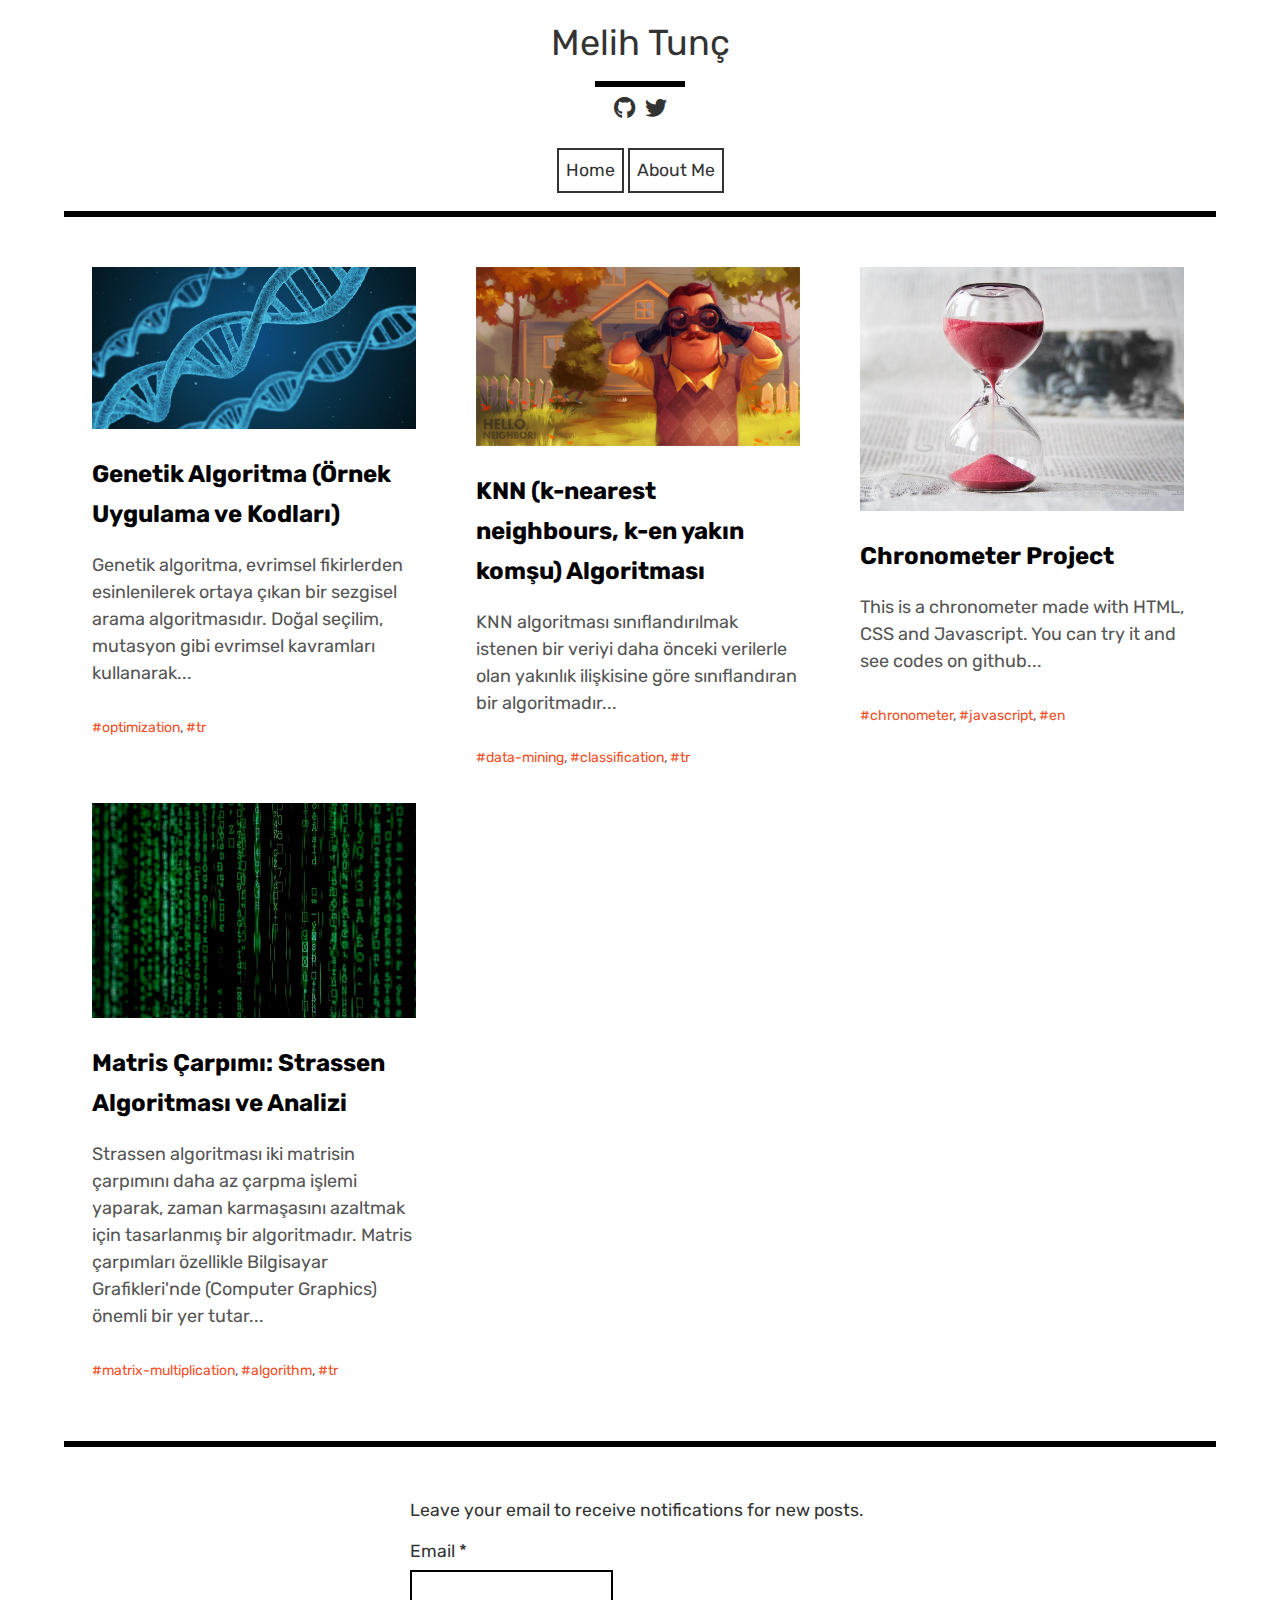
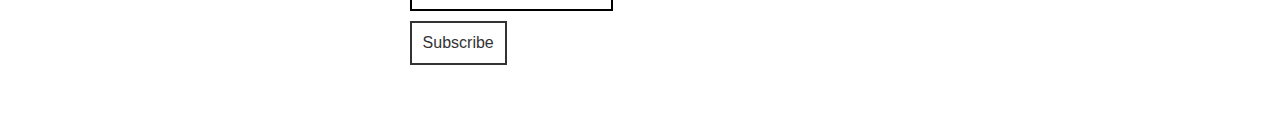
<file: index.html>
<!DOCTYPE html>
<html lang="en-US">
  <head>
    <!-- Global site tag (gtag.js) - Google Analytics -->
    <script async src="https://www.googletagmanager.com/gtag/js?id=UA-121904692-2"></script>
    <script>
      window.dataLayer = window.dataLayer || [];
      function gtag(){dataLayer.push(arguments);}
      gtag('js', new Date());
      gtag('config', 'UA-121904692-2');
    </script>

    <meta charset="utf-8">
    <meta name="viewport" content="width=device-width, initial-scale=1">
    <title>Melih Tunç</title>
    <link rel="stylesheet" href="https://fonts.googleapis.com/css?family=Rubik:400">
    <link rel="stylesheet" href="/libraries/font-awesome/css/all.min.css">
    <link rel="stylesheet" href="/css/style.css">
  </head>
  <body>
    <!-- main header start -->
    <header id="main-header">
      <div class="site-header">
        <h1 class="site-title">
          <a href="/" class="header-link">Melih Tunç</a>
        </h1>
        <div class="site-header-line"></div>
      </div>
    </header>
    <!-- main header end -->

    <!-- navigation and social links start -->
    <section id="navigation">
      <div class="social-links">
        <ul>
          <li>
            <a href="https://github.com/mlhtnc" class="header-link"><i class="fab fa-github"></i></a>
          </li>
          <li>
            <a href="https://twitter.com/mlhtncc" class="header-link"><i class="fab fa-twitter"></i></a>
          </li>
        </ul>
      </div>
      <nav class="site-navigation">
        <div class="list-wrapper">
          <ul>
            <li>
              <a href="/" class="btn">Home</a>
            </li>
            <li>
              <a href="/about-me.html" class="btn">About Me</a>
            </li>
          </ul>
        </div>
      </nav>
    </section>
    <!-- navigation and social links end -->

    <!-- posts section start -->
    <section>
      <div id="card-container">
        <article class="card">
          <div class="post-card-image">
            <a href="/genetic-algorithm.html">
              <img src="/images/dna-1811955_1280.jpg" alt="">
            </a>
          </div>
          <header class="post-card-header">
            <h1>
              <a href="/genetic-algorithm.html" class="post-header-link">
                Genetik Algoritma (Örnek Uygulama ve Kodları)
              </a>
            </h1>
          </header>
          <div class="post-card-content">
            <p>
              Genetik algoritma, evrimsel fikirlerden esinlenilerek ortaya çıkan
              bir sezgisel arama algoritmasıdır. Doğal seçilim,
              mutasyon gibi evrimsel kavramları kullanarak...
            </p>
          </div>
          <div class="post-card-meta">
            <a href="/genetic-algorithm.html" class="tag-link">#optimization</a>,
            <a href="/genetic-algorithm.html" class="tag-link">#tr</a>
          </div>
        </article>
        <article class="card">
          <div class="post-card-image">
            <a href="/knn-algorithm.html">
              <img src="/images/hello_neighbor_934x517.jpg" alt="">
            </a>
          </div>
          <header class="post-card-header">
            <h1>
              <a href="/knn-algorithm.html" class="post-header-link">
                KNN (k-nearest neighbours, k-en yakın komşu) Algoritması
              </a>
            </h1>
          </header>
          <div class="post-card-content">
            <p>
              KNN algoritması sınıflandırılmak istenen bir veriyi daha önceki verilerle olan
              yakınlık ilişkisine göre sınıflandıran bir algoritmadır...
            </p>
          </div>
          <div class="post-card-meta">
            <a href="/knn-algorithm.html" class="tag-link">#data-mining</a>,
            <a href="/knn-algorithm.html" class="tag-link">#classification</a>,
            <a href="/knn-algorithm.html" class="tag-link">#tr</a>
          </div>
        </article>
        <article class="card">
          <div class="post-card-image">
            <a href="/chronometer.html">
              <img src="/images/hourglass-time-hours-sand-39396.jpeg" alt="">
            </a>
          </div>
          <header class="post-card-header">
            <h1>
              <a href="/chronometer.html" class="post-header-link">
                Chronometer Project
              </a>
            </h1>
          </header>
          <div class="post-card-content">
            <p>
              This is a chronometer made with HTML, CSS and Javascript.
              You can try it and see codes on github...
            </p>
          </div>
          <div class="post-card-meta">
            <a href="/chronometer.html" class="tag-link">#chronometer</a>,
            <a href="/chronometer.html" class="tag-link">#javascript</a>,
            <a href="/chronometer.html" class="tag-link">#en</a>
          </div>
        </article>
        <article class="card">
          <div class="post-card-image">
            <a href="/strassen-algorithm.html">
              <img src="/images/pexels-photo-1089438.jpeg" alt="">
            </a>
          </div>
          <header class="post-card-header">
            <h1>
              <a href="/strassen-algorithm.html" class="post-header-link">
                Matris Çarpımı: Strassen Algoritması ve Analizi
              </a>
            </h1>
          </header>
          <div class="post-card-content">
            <p>
              Strassen algoritması iki matrisin çarpımını daha az çarpma işlemi yaparak,
              zaman karmaşasını azaltmak için tasarlanmış bir algoritmadır.
              Matris çarpımları özellikle Bilgisayar Grafikleri'nde (Computer Graphics)
              önemli bir yer tutar...
            </p>
          </div>
          <div class="post-card-meta">
            <a href="/strassen-algorithm.html" class="tag-link">#matrix-multiplication</a>,
            <a href="/strassen-algorithm.html" class="tag-link">#algorithm</a>,
            <a href="/strassen-algorithm.html" class="tag-link">#tr</a>
          </div>
        </article>
      </div>
    </section>
    <!--posts section end -->

    <!-- subscribe start-->
    <section>
      <form id="subscribe-form">
        <div class="subscribe-caption">
          <p>Leave your email to receive notifications for new posts.</p>
        </div>
        <div class="subscribe-content">
          <label class="email-label">Email * </label>
          <input type="email" name="email" value="">
          <input class="btn subscribe-btn" type="button" name="subscribe-email"
            value="Subscribe">
        </div>
      </form>
    </section>
    <!-- subscribe end -->

    <script type="text/javascript" src="/js/fix_cards.js"></script>
  </body>
</html>
</file>
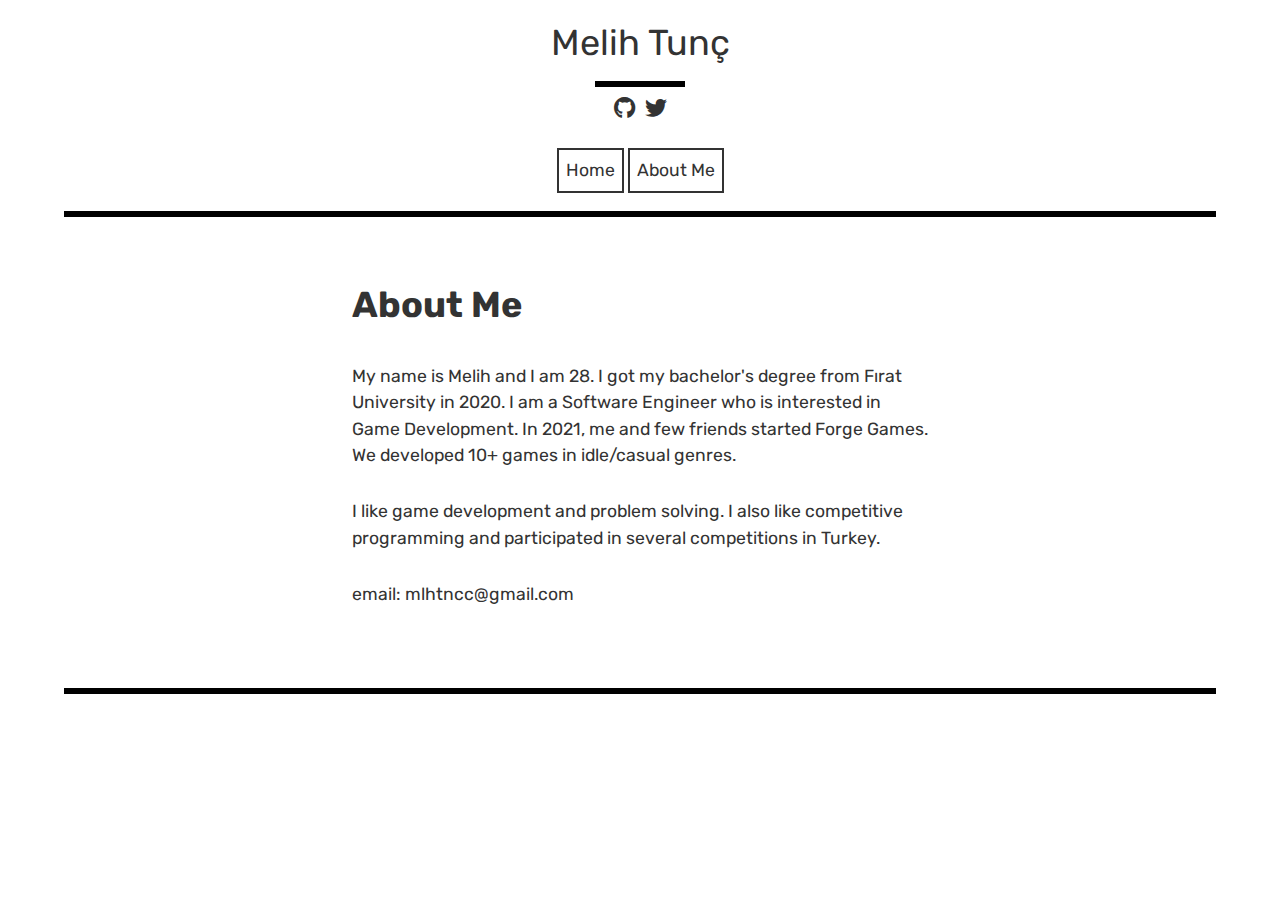
<file: about-me.html>
<!DOCTYPE html>
<html lang="en-US">
  <head>
    <!-- Global site tag (gtag.js) - Google Analytics -->
    <script async src="https://www.googletagmanager.com/gtag/js?id=UA-121904692-2"></script>
    <script>
      window.dataLayer = window.dataLayer || [];
      function gtag(){dataLayer.push(arguments);}
      gtag('js', new Date());
      gtag('config', 'UA-121904692-2');
    </script>

    <meta charset="utf-8">
    <meta name="viewport" content="width=device-width, initial-scale=1">
    <title>About Me | Melih Tunç</title>
    <link rel="stylesheet" href="https://fonts.googleapis.com/css?family=Rubik:400">
    <link rel="stylesheet" href="/libraries/font-awesome/css/all.min.css">
    <link rel="stylesheet" href="/css/style.css">
  </head>
  <body>
    <!-- main header start -->
    <header id="main-header">
      <div class="site-header">
        <h1 class="site-title">
          <a href="/" class="header-link">Melih Tunç</a>
        </h1>
        <div class="site-header-line"></div>
      </div>
    </header>
    <!-- main header end -->

    <!-- navigation and social links start -->
    <section id="navigation">
      <div class="social-links">
        <ul>
          <li>
            <a href="https://github.com/mlhtnc" class="header-link"><i class="fab fa-github"></i></a>
          </li>
          <li>
            <a href="https://twitter.com/mlhtncc" class="header-link"><i class="fab fa-twitter"></i></a>
          </li>
        </ul>
      </div>
      <nav class="site-navigation">
        <div class="list-wrapper">
          <ul>
            <li>
              <a href="/" class="btn">Home</a>
            </li>
            <li>
              <a href="/about-me.html" class="btn">About Me</a>
            </li>
          </ul>
        </div>
      </nav>
    </section>
    <!-- navigation and social links end -->

    <section>
      <div class="about-me">
        <header class="about-me-header">
          <h1>About Me</h1>
        </header>
        <p>
          My name is Melih and I am 28. I got my bachelor's degree from Fırat University in 2020. I am a Software Engineer who is interested in Game Development.
          In 2021, me and few friends started Forge Games. We developed 10+ games in idle/casual genres.
        </p>
        <p>
          I like game development and problem solving. I also like competitive programming and participated in several
          competitions in Turkey.
        </p>
        <p>
          email: mlhtncc@gmail.com
        </p>
      </div>
    </section>
  </body>
</html>
</file>
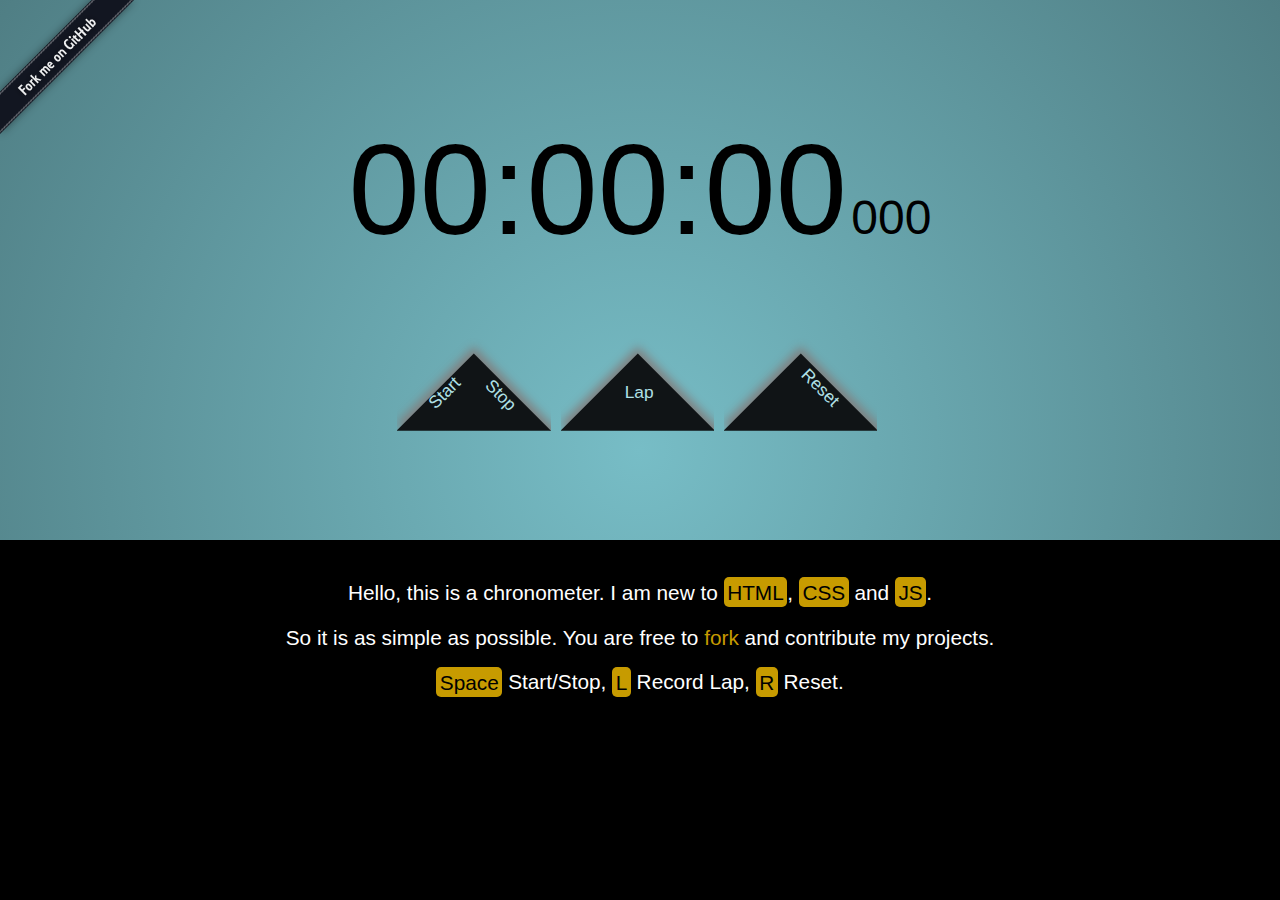
<file: chronometer.html>
<!DOCTYPE html>
<html lang="en-US">
<head>
  <!-- Global site tag (gtag.js) - Google Analytics -->
  <script async src="https://www.googletagmanager.com/gtag/js?id=UA-121904692-2"></script>
  <script>
    window.dataLayer = window.dataLayer || [];
    function gtag(){dataLayer.push(arguments);}
    gtag('js', new Date());
    gtag('config', 'UA-121904692-2');
  </script>

  <title>Online Chronometer</title>
  <meta charset="UTF-8">
  <meta name="viewport" content="width=device-width, initial-scale=1">
  <meta name="description" content="Online chronometer and it's mobile friendly.">
  <link rel="stylesheet" href="/css/chronometer/chrono.css">
  <link rel="stylesheet" href="/css/chronometer/info.css">
  <link rel="stylesheet" href="/css/chronometer/responsive.css">
</head>

<body>
  <div class="container">
    <a id="fork-me" href="https://github.com/mlhtnc">
      <img style="position: absolute; top: 0; left: 0; border: 0;"
      src="/images/forkme_left_darkblue_121621.png" alt="Fork me on GitHub">
    </a>

    <div class="time-container">
      <p id="time">00:00:00</p>
      <p id="millisec">000</p>
    </div>
    <div id="lap" class="lap-time-container"></div>
    <div class="button-container">
      <div class="triangle-button-container noSelect">
        <button id="button-start-stop" type="button">
          <span id="start">Start</span>
          <span id="stop">Stop</span>
        </button>
      </div>
      <div class="triangle-button-container noSelect">
        <button id="button-lap" type="button">
          <span id="lap">Lap</span>
        </button>
      </div>
      <div class="triangle-button-container noSelect">
        <button id="button-reset" type="button">
          <span id="reset">Reset</span>
        </button>
      </div>
    </div>
  </div>

  <div class="information">
    <p>
      Hello, this is a chronometer. I am new to <span>HTML</span>,
      <span>CSS</span> and <span>JS</span>.
    </p>
    <p>
      So it is as simple as possible. You are free to
      <a href="https://github.com/mlhtnc/javascript-chronometer">
      fork</a> and contribute my projects.</p>
    <p>
      <span>Space</span> Start/Stop, <span>L</span> Record Lap, <span>R</span> Reset.
    </p>
  </div>

  <script type="text/javascript" src="/js/chronometer/chronometer.js"></script>
</body>
</html>
</file>
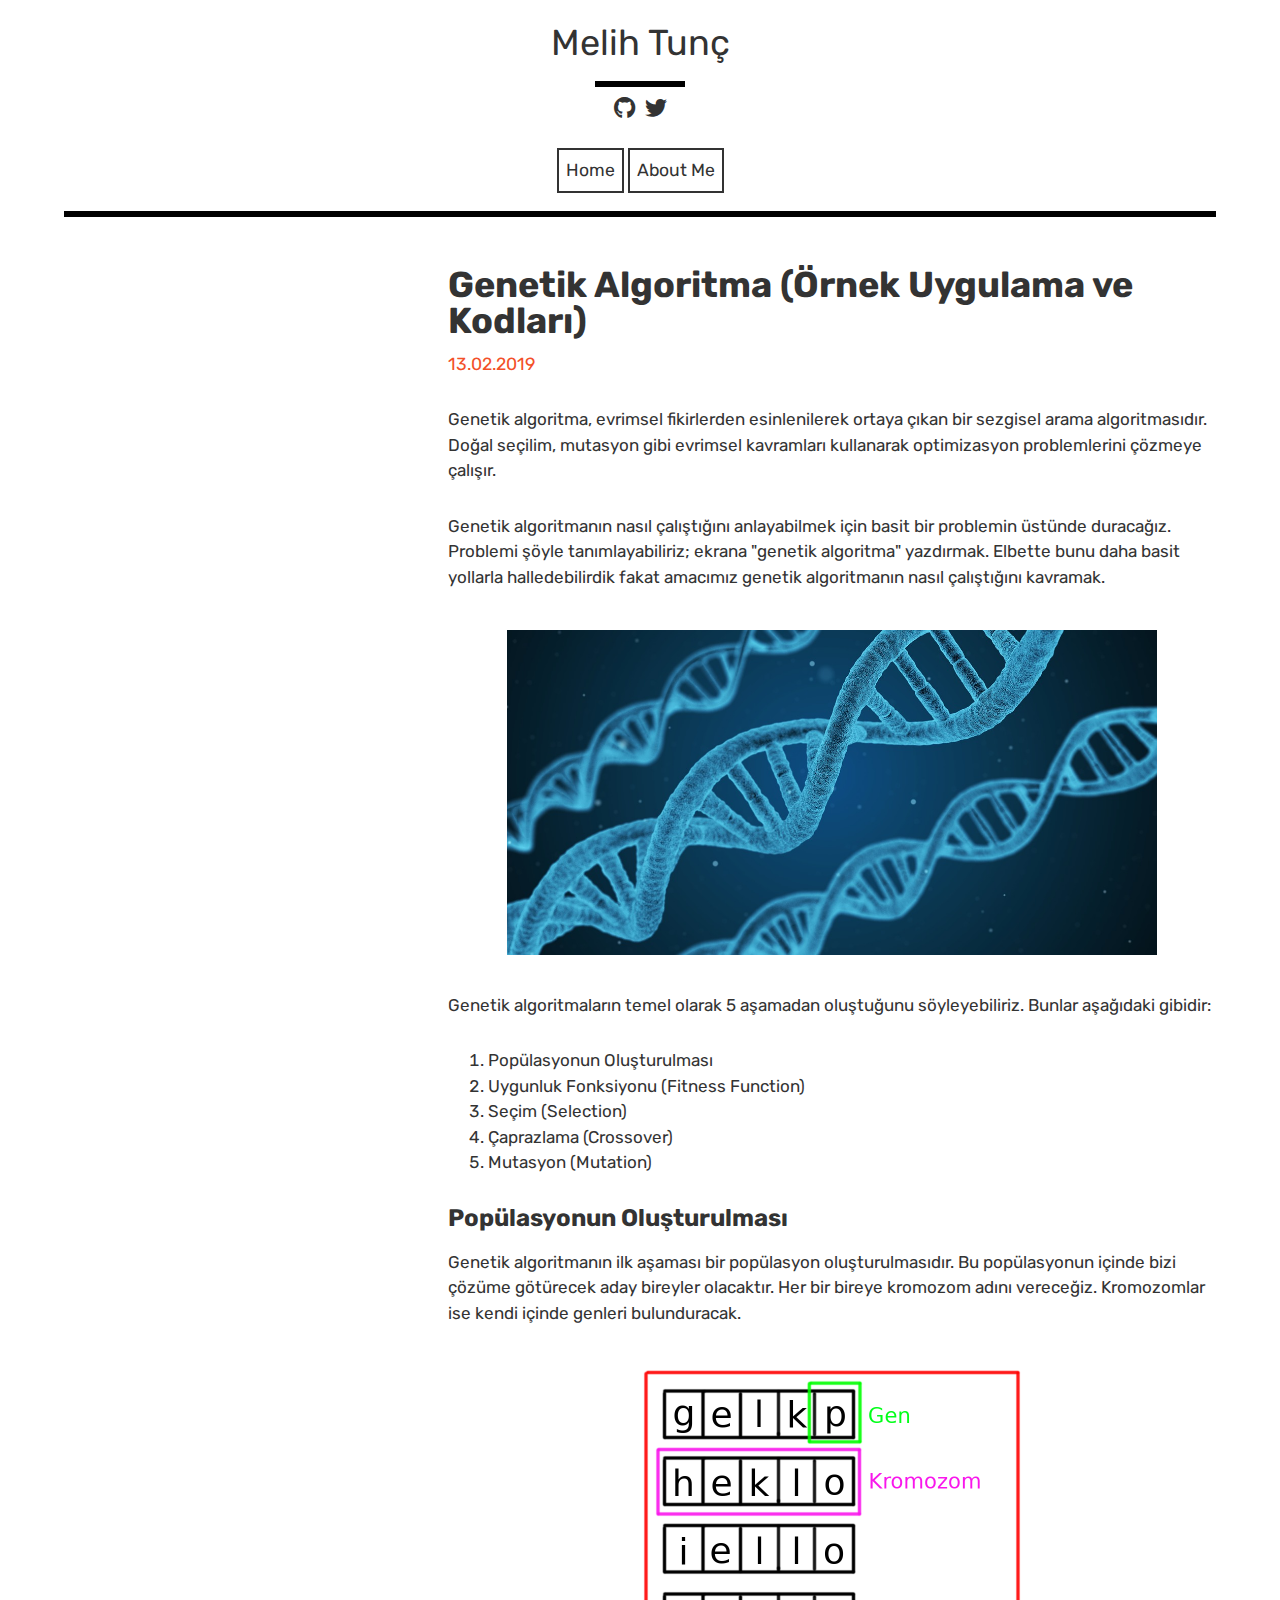
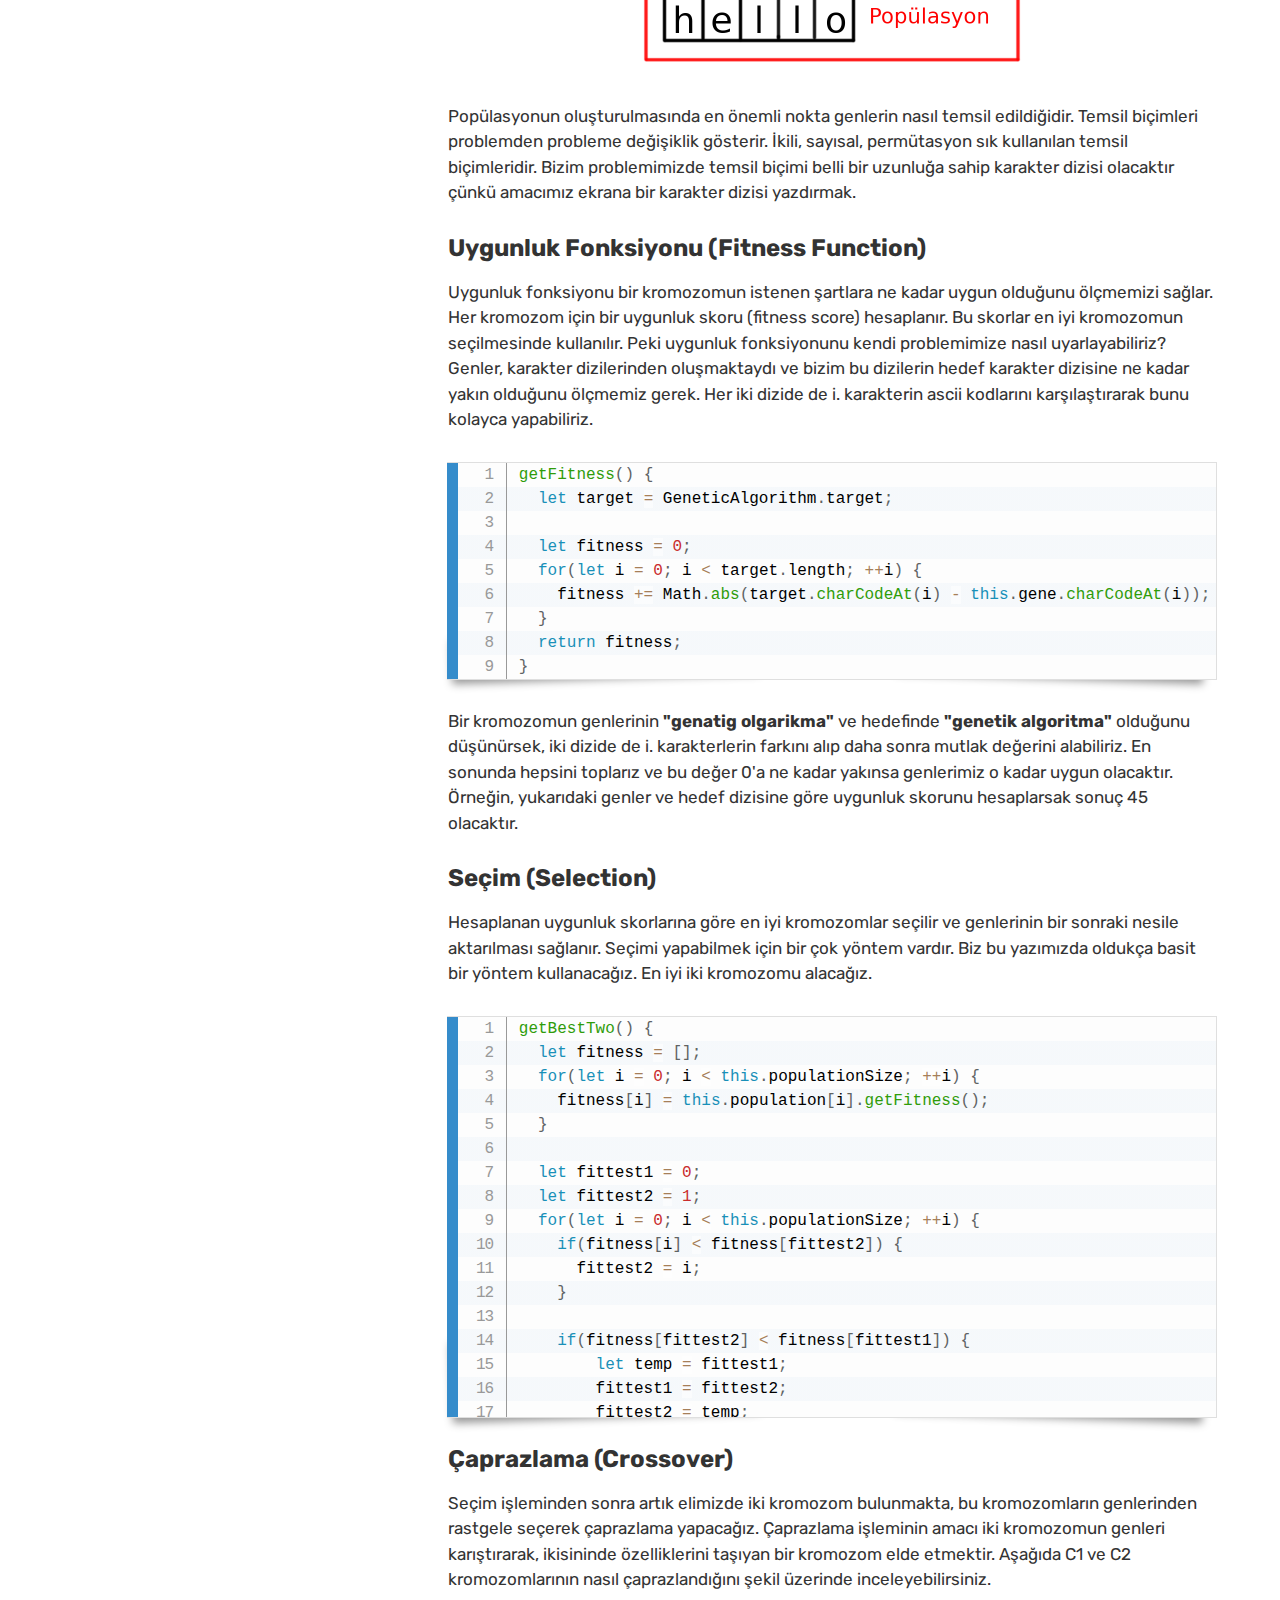
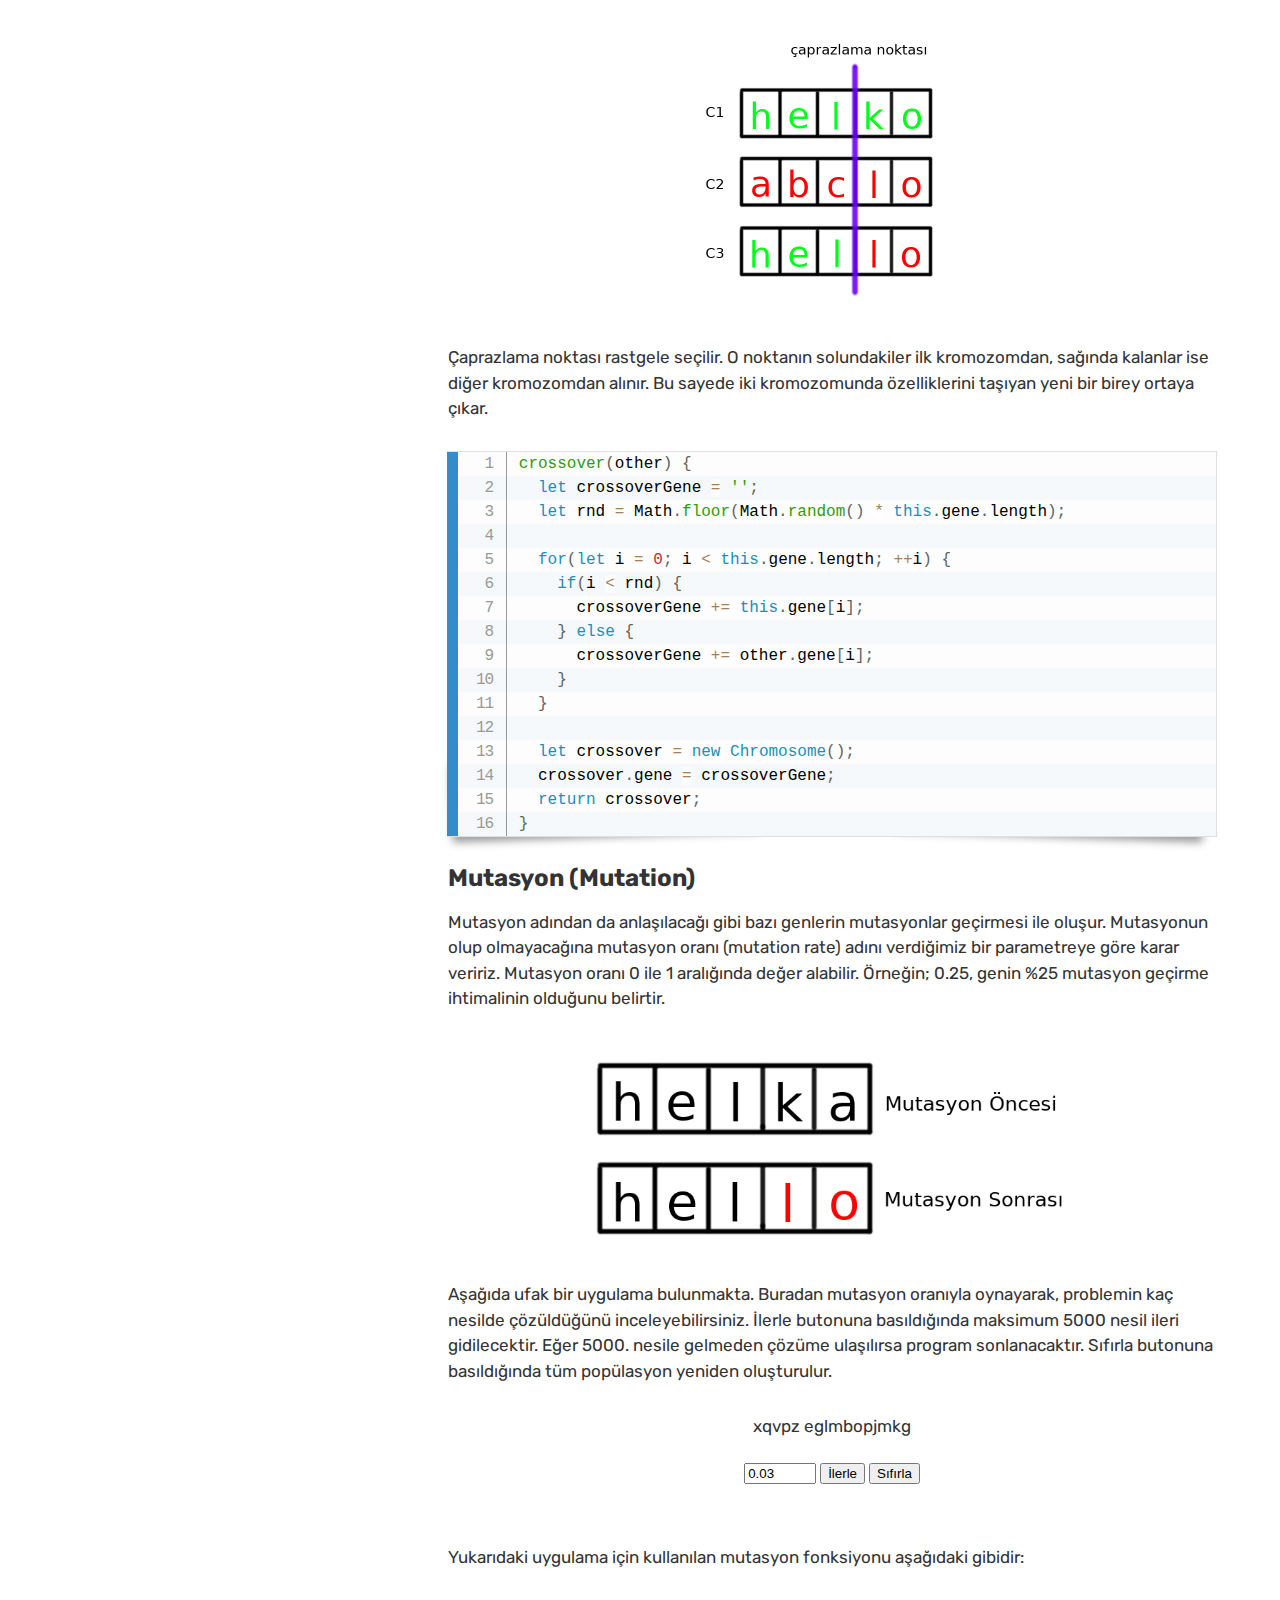
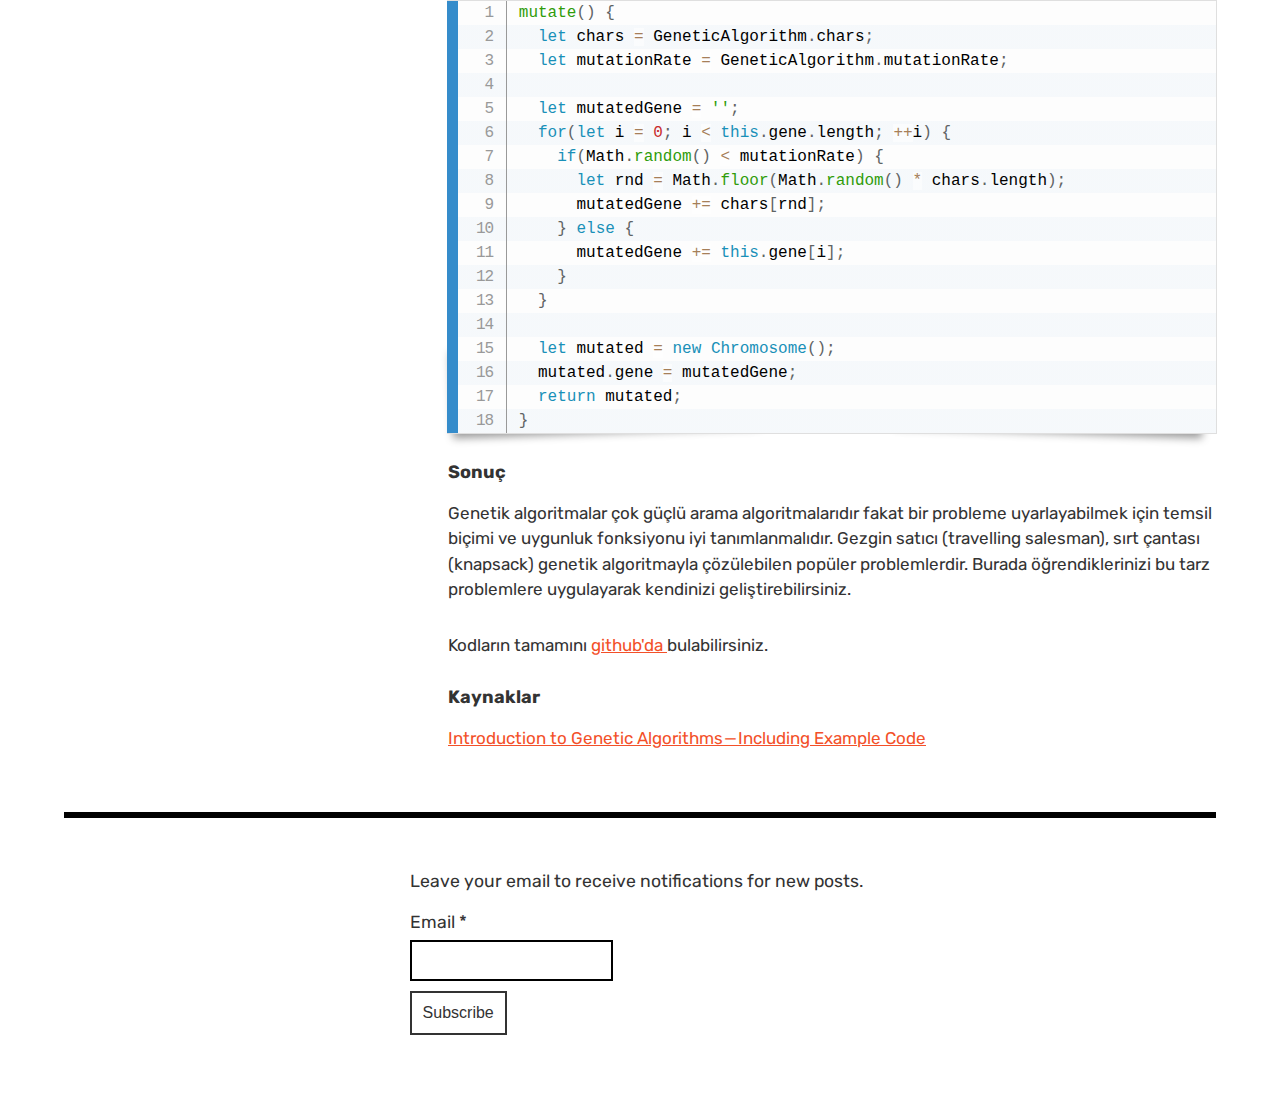
<file: genetic-algorithm.html>
<!DOCTYPE html>
<html lang="en-US">
  <head>
    <!-- Global site tag (gtag.js) - Google Analytics -->
    <script async src="https://www.googletagmanager.com/gtag/js?id=UA-121904692-2"></script>
    <script>
      window.dataLayer = window.dataLayer || [];
      function gtag(){dataLayer.push(arguments);}
      gtag('js', new Date());
      gtag('config', 'UA-121904692-2');
    </script>

    <meta charset="utf-8">
    <meta name="viewport" content="width=device-width, initial-scale=1">
    <title>Genetik Algoritma (Örnek Uygulama ve Kodları)</title>
    <meta name="description" content="Genetik algoritma, evrimsel fikirlerden
          esinlenilerek ortaya çıkan bir sezgisel arama algoritmasıdır.">
    <link rel="stylesheet" href="https://fonts.googleapis.com/css?family=Rubik:400">
    <link rel="stylesheet" href="/libraries/font-awesome/css/all.min.css">
    <link rel="stylesheet" href="/css/style.css">
    <link rel="stylesheet" type="text/css" href="/libraries/prism/prism.css">
  </head>
  <body>
    <!-- main header start -->
    <header id="main-header">
      <div class="site-header">
        <h1 class="site-title">
          <a href="/" class="header-link">Melih Tunç</a>
        </h1>
        <div class="site-header-line"></div>
      </div>
    </header>
    <!-- main header end -->

    <!-- navigation and social links start -->
    <section id="navigation">
      <div class="social-links">
        <ul>
          <li>
            <a href="https://github.com/mlhtnc" class="header-link"><i class="fab fa-github"></i></a>
          </li>
          <li>
            <a href="https://twitter.com/mlhtncc" class="header-link"><i class="fab fa-twitter"></i></a>
          </li>
        </ul>
      </div>
      <nav class="site-navigation">
        <div class="list-wrapper">
          <ul>
            <li>
              <a href="/" class="btn">Home</a>
            </li>
            <li>
              <a href="/about-me.html" class="btn">About Me</a>
            </li>
          </ul>
        </div>
      </nav>
    </section>
    <!-- navigation and social links end -->

    <section id="post-section">
      <article class="post-container">
        <header class="post-header">
          <h1 class="post-title">Genetik Algoritma (Örnek Uygulama ve Kodları)</h1>
          <div class="post-header-meta">
            <p>13.02.2019</p>
          </div>
        </header>
        <div class="post-content">
          <p>
            Genetik algoritma, evrimsel fikirlerden esinlenilerek ortaya çıkan
            bir sezgisel arama algoritmasıdır. Doğal seçilim,
            mutasyon gibi evrimsel kavramları kullanarak optimizasyon
            problemlerini çözmeye çalışır.
          </p>

          <p>
            Genetik algoritmanın nasıl çalıştığını anlayabilmek için
            basit bir problemin üstünde duracağız. Problemi şöyle
            tanımlayabiliriz; ekrana "genetik algoritma" yazdırmak. Elbette bunu
            daha basit yollarla halledebilirdik fakat amacımız genetik
            algoritmanın nasıl çalıştığını kavramak.
          </p>

          <div class="image-wrapper">
            <img
            	alt="Görsel"
            	src="/images/dna-1811955_1280.jpg"
              style="max-width: 650px;">
            </img>
          </div>

          <p>
            Genetik algoritmaların temel olarak 5 aşamadan oluştuğunu
            söyleyebiliriz. Bunlar aşağıdaki gibidir:

            <ol>
              <li>Popülasyonun Oluşturulması</li>
              <li>Uygunluk Fonksiyonu (Fitness Function)</li>
              <li>Seçim (Selection)</li>
              <li>Çaprazlama (Crossover)</li>
              <li>Mutasyon (Mutation)</li>
            </ol>
          </p>

          <h2 class="title-h2">Popülasyonun Oluşturulması</h2>
          <p>
            Genetik algoritmanın ilk aşaması bir popülasyon oluşturulmasıdır.
            Bu popülasyonun içinde bizi çözüme götürecek aday bireyler olacaktır.
            Her bir bireye kromozom adını vereceğiz. Kromozomlar ise kendi
            içinde genleri bulunduracak.
          </p>

          <div class="image-wrapper">
            <img
            	alt="Görsel"
            	src="/images/population.png"
              style="max-width: 400px;">
            </img>
          </div>

          <p>
            Popülasyonun oluşturulmasında en önemli nokta genlerin nasıl temsil
            edildiğidir. Temsil biçimleri problemden probleme değişiklik gösterir.
            İkili, sayısal, permütasyon sık kullanılan temsil biçimleridir. Bizim
            problemimizde temsil biçimi belli bir uzunluğa sahip karakter dizisi
            olacaktır çünkü amacımız ekrana bir karakter dizisi yazdırmak.
          </p>

          <h2 class="title-h2">Uygunluk Fonksiyonu (Fitness Function)</h2>
          <p>
          	Uygunluk fonksiyonu bir kromozomun istenen şartlara ne kadar uygun
            olduğunu ölçmemizi sağlar. Her kromozom için bir uygunluk skoru
            (fitness score) hesaplanır. Bu skorlar en iyi kromozomun
            seçilmesinde kullanılır. Peki uygunluk fonksiyonunu kendi problemimize
            nasıl uyarlayabiliriz? Genler, karakter dizilerinden oluşmaktaydı ve
            bizim bu dizilerin hedef karakter dizisine ne kadar yakın olduğunu
            ölçmemiz gerek. Her iki dizide de i. karakterin ascii kodlarını
            karşılaştırarak bunu kolayca yapabiliriz.
          </p>

          <pre class="line-numbers code-style"><code style="min-height: 0" class="language-javascript">
            getFitness() {
              let target = GeneticAlgorithm.target;

              let fitness = 0;
              for(let i = 0; i < target.length; ++i) {
                fitness += Math.abs(target.charCodeAt(i) - this.gene.charCodeAt(i));
              }
              return fitness;
            }
    			</code></pre>

          <p>
            Bir kromozomun genlerinin <b>"genatig olgarikma"</b> ve hedefinde
            <b>"genetik algoritma"</b> olduğunu düşünürsek, iki dizide de i.
            karakterlerin farkını alıp daha sonra mutlak değerini alabiliriz.
            En sonunda hepsini toplarız ve bu değer 0'a ne kadar yakınsa
            genlerimiz o kadar uygun olacaktır. Örneğin, yukarıdaki genler ve
            hedef dizisine göre uygunluk skorunu hesaplarsak sonuç 45 olacaktır.
          </p>

          <h2 class="title-h2">Seçim (Selection)</h2>
          <p>
            Hesaplanan uygunluk skorlarına göre en iyi kromozomlar seçilir ve
            genlerinin bir sonraki nesile aktarılması sağlanır. Seçimi yapabilmek
            için bir çok yöntem vardır. Biz bu yazımızda oldukça basit bir yöntem
            kullanacağız. En iyi iki kromozomu alacağız.
          </p>

          <pre class="line-numbers code-style"><code style="max-height: 400px" class="language-javascript">
            getBestTwo() {
              let fitness = [];
              for(let i = 0; i < this.populationSize; ++i) {
                fitness[i] = this.population[i].getFitness();
              }

              let fittest1 = 0;
              let fittest2 = 1;
              for(let i = 0; i < this.populationSize; ++i) {
                if(fitness[i] < fitness[fittest2]) {
                  fittest2 = i;
                }

                if(fitness[fittest2] < fitness[fittest1]) {
                    let temp = fittest1;
                    fittest1 = fittest2;
                    fittest2 = temp;
                }
              }

              return [fittest1, fittest2];
            }
    			</code></pre>

          <h2 class="title-h2">Çaprazlama (Crossover)</h2>
          <p>
            Seçim işleminden sonra artık elimizde iki kromozom bulunmakta, bu
            kromozomların genlerinden rastgele seçerek çaprazlama yapacağız.
            Çaprazlama işleminin amacı iki kromozomun genleri karıştırarak,
            ikisininde özelliklerini taşıyan bir kromozom elde etmektir.
            Aşağıda C1 ve C2 kromozomlarının nasıl çaprazlandığını şekil
            üzerinde inceleyebilirsiniz.
          </p>

          <div class="image-wrapper">
            <img
            	alt="Görsel"
            	src="/images/crossover.png"
              style="max-width: 300px;">
            </img>
          </div>

          <p>
            Çaprazlama noktası rastgele seçilir. O noktanın solundakiler ilk
            kromozomdan, sağında kalanlar ise diğer kromozomdan alınır.
            Bu sayede iki kromozomunda özelliklerini taşıyan yeni bir
            birey ortaya çıkar.
          </p>

          <pre class="line-numbers code-style"><code style="max-height: 400px" class="language-javascript">
            crossover(other) {
              let crossoverGene = '';
              let rnd = Math.floor(Math.random() * this.gene.length);

              for(let i = 0; i < this.gene.length; ++i) {
                if(i < rnd) {
                  crossoverGene += this.gene[i];
                } else {
                  crossoverGene += other.gene[i];
                }
              }

              let crossover = new Chromosome();
              crossover.gene = crossoverGene;
              return crossover;
            }
    			</code></pre>

          <h2 class="title-h2">Mutasyon (Mutation)</h2>
          <p>
            Mutasyon adından da anlaşılacağı gibi bazı genlerin mutasyonlar
            geçirmesi ile oluşur. Mutasyonun olup olmayacağına mutasyon
            oranı (mutation rate) adını verdiğimiz bir parametreye göre karar
            veririz. Mutasyon oranı 0 ile 1 aralığında değer alabilir. Örneğin;
            0.25, genin %25 mutasyon geçirme ihtimalinin olduğunu belirtir.
          </p>

          <div class="image-wrapper">
            <img
            	alt="Görsel"
            	src="/images/mutation.png"
              style="max-width: 500px;">
            </img>
          </div>

          <p>
            Aşağıda ufak bir uygulama bulunmakta. Buradan mutasyon oranıyla
            oynayarak, problemin kaç nesilde çözüldüğünü inceleyebilirsiniz.
            İlerle butonuna basıldığında maksimum 5000 nesil ileri gidilecektir.
            Eğer 5000. nesile gelmeden çözüme ulaşılırsa program sonlanacaktır.
            Sıfırla butonuna basıldığında tüm popülasyon yeniden oluşturulur.
          </p>

          <div style="text-align: center; margin-bottom: 20px; margin-top: 30px">
            <span id="gene-text"> This is a paragraph. </span>
          </div>

          <div style="text-align: center; margin-bottom: 10px">
            <input id="mutation-rate" type="number" name="quantity" min="0" max="1" step="0.01" value="0.03">
            <button id="play">İlerle</button>
            <button id="reset">Sıfırla</button>
          </div>

          <div style="text-align: center; margin-bottom: 30px; height: 20px">
            <span id="generation"></span>
          </div>

          <p>
            Yukarıdaki uygulama için kullanılan mutasyon fonksiyonu aşağıdaki
            gibidir:
          </p>

          <pre class="line-numbers code-style"><code style="max-height: 500px" class="language-javascript">
            mutate() {
              let chars = GeneticAlgorithm.chars;
              let mutationRate = GeneticAlgorithm.mutationRate;

              let mutatedGene = '';
              for(let i = 0; i < this.gene.length; ++i) {
                if(Math.random() < mutationRate) {
                  let rnd = Math.floor(Math.random() * chars.length);
                  mutatedGene += chars[rnd];
                } else {
                  mutatedGene += this.gene[i];
                }
              }

              let mutated = new Chromosome();
              mutated.gene = mutatedGene;
              return mutated;
            }
    			</code></pre>

          <h3 class="title-h3">Sonuç</h3>
          <p>
            Genetik algoritmalar çok güçlü arama algoritmalarıdır fakat bir
            probleme uyarlayabilmek için temsil biçimi ve uygunluk fonksiyonu
            iyi tanımlanmalıdır. Gezgin satıcı (travelling salesman), sırt çantası
            (knapsack) genetik algoritmayla çözülebilen popüler problemlerdir.
            Burada öğrendiklerinizi bu tarz problemlere uygulayarak kendinizi
            geliştirebilirsiniz.
          </p>

          <p>
            Kodların tamamını
            <a href="https://github.com/mlhtnc/algorithms/tree/master/genetic-algorithms"
               class="link"
            >
              github'da
            </a> bulabilirsiniz.
          </p>

          <h3 class="title-h3">Kaynaklar</h3>
          <p>
            <a href="https://towardsdatascience.com/introduction-to-genetic-algorithms-including-example-code-e396e98d8bf3"
               class="link"
            >
            	Introduction to Genetic Algorithms — Including Example Code
            </a>
          </p>
        </div>
      </article>
    </section>

    <!-- subscribe start-->
    <section>
      <form id="subscribe-form">
        <div class="subscribe-caption">
          <p>Leave your email to receive notifications for new posts.</p>
        </div>
        <div class="subscribe-content">
          <label class="email-label">Email * </label>
          <input type="email" name="email" value="">
          <input class="btn subscribe-btn" type="button" name="subscribe-email"
            value="Subscribe">
        </div>
      </form>
    </section>
    <!-- subscribe end -->

    <script type="text/javascript" src="/js/ga-demo/chromosome.js"></script>
    <script type="text/javascript" src="/js/ga-demo/ga.js"></script>
    <script type="text/javascript" src="/js/ga-demo/play.js"></script>
    <script src="/libraries/prism/prism.js"></script>
  </body>
</html>
</file>
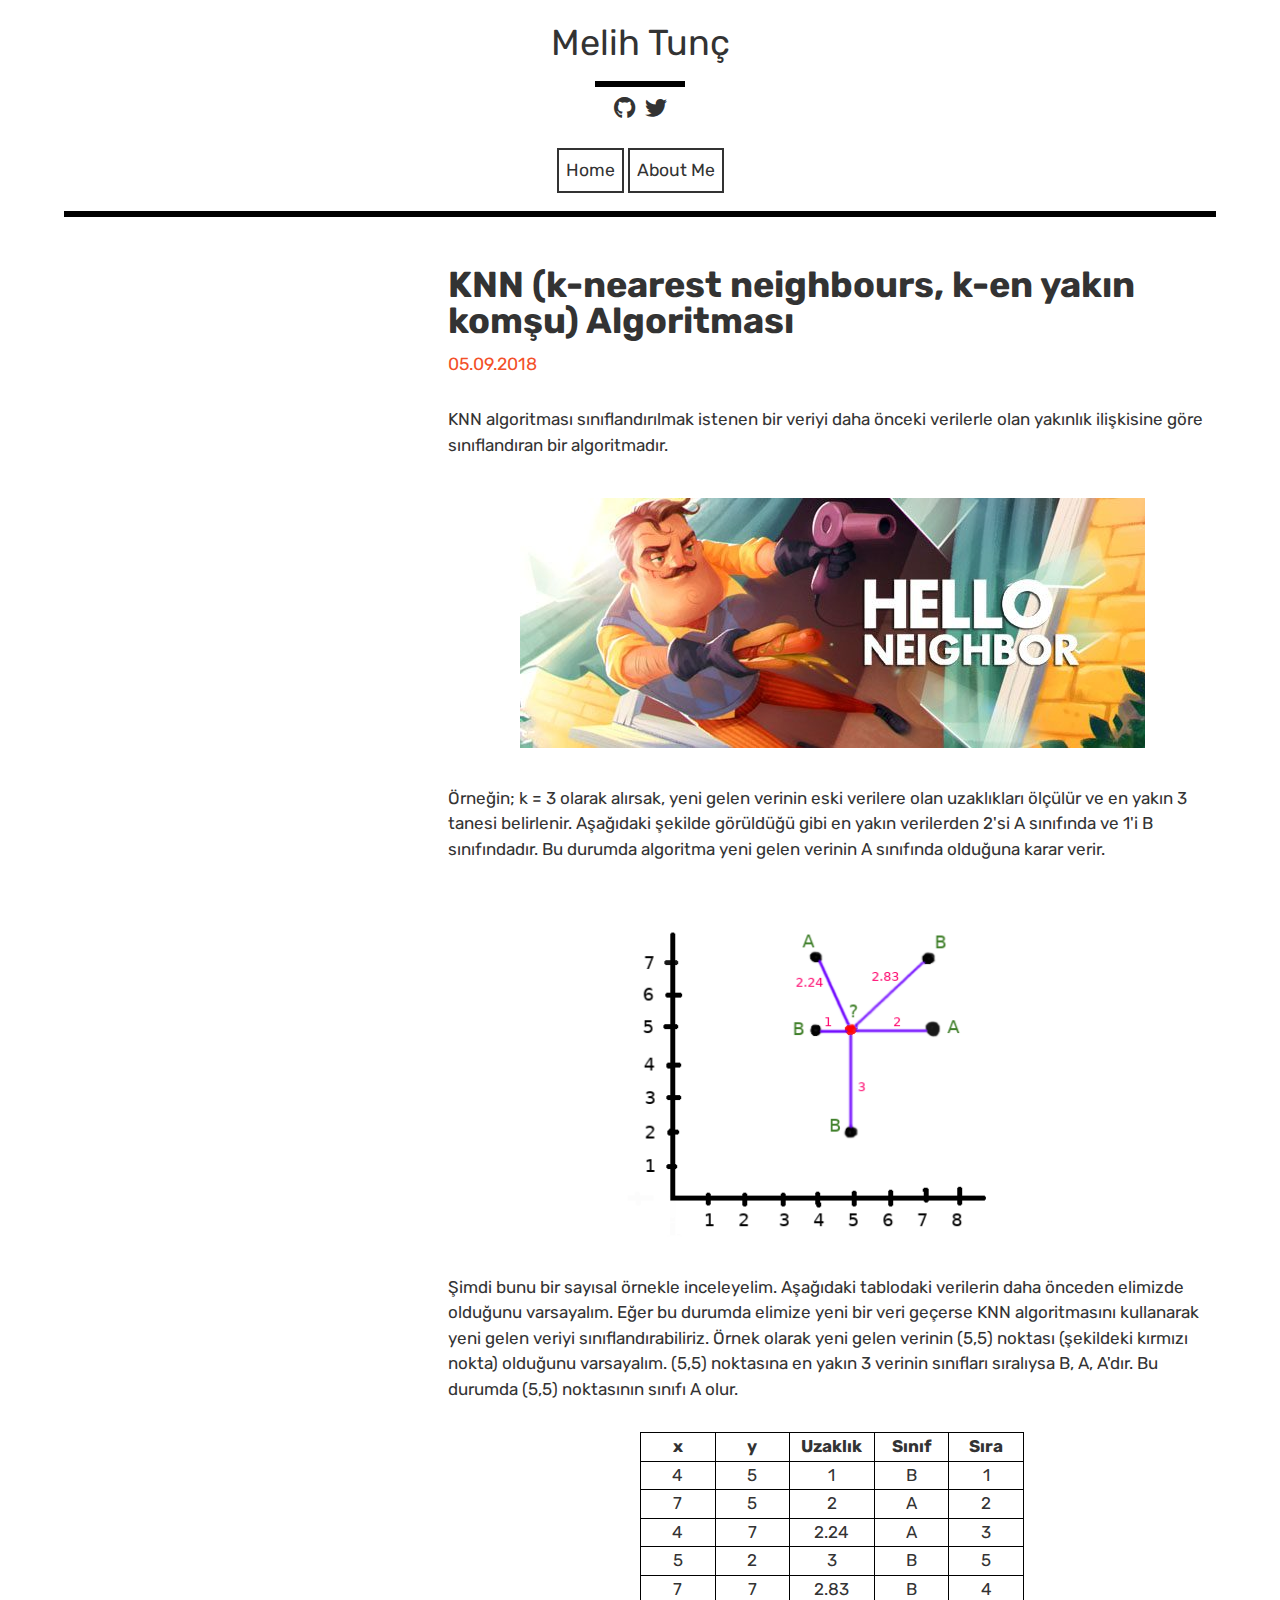
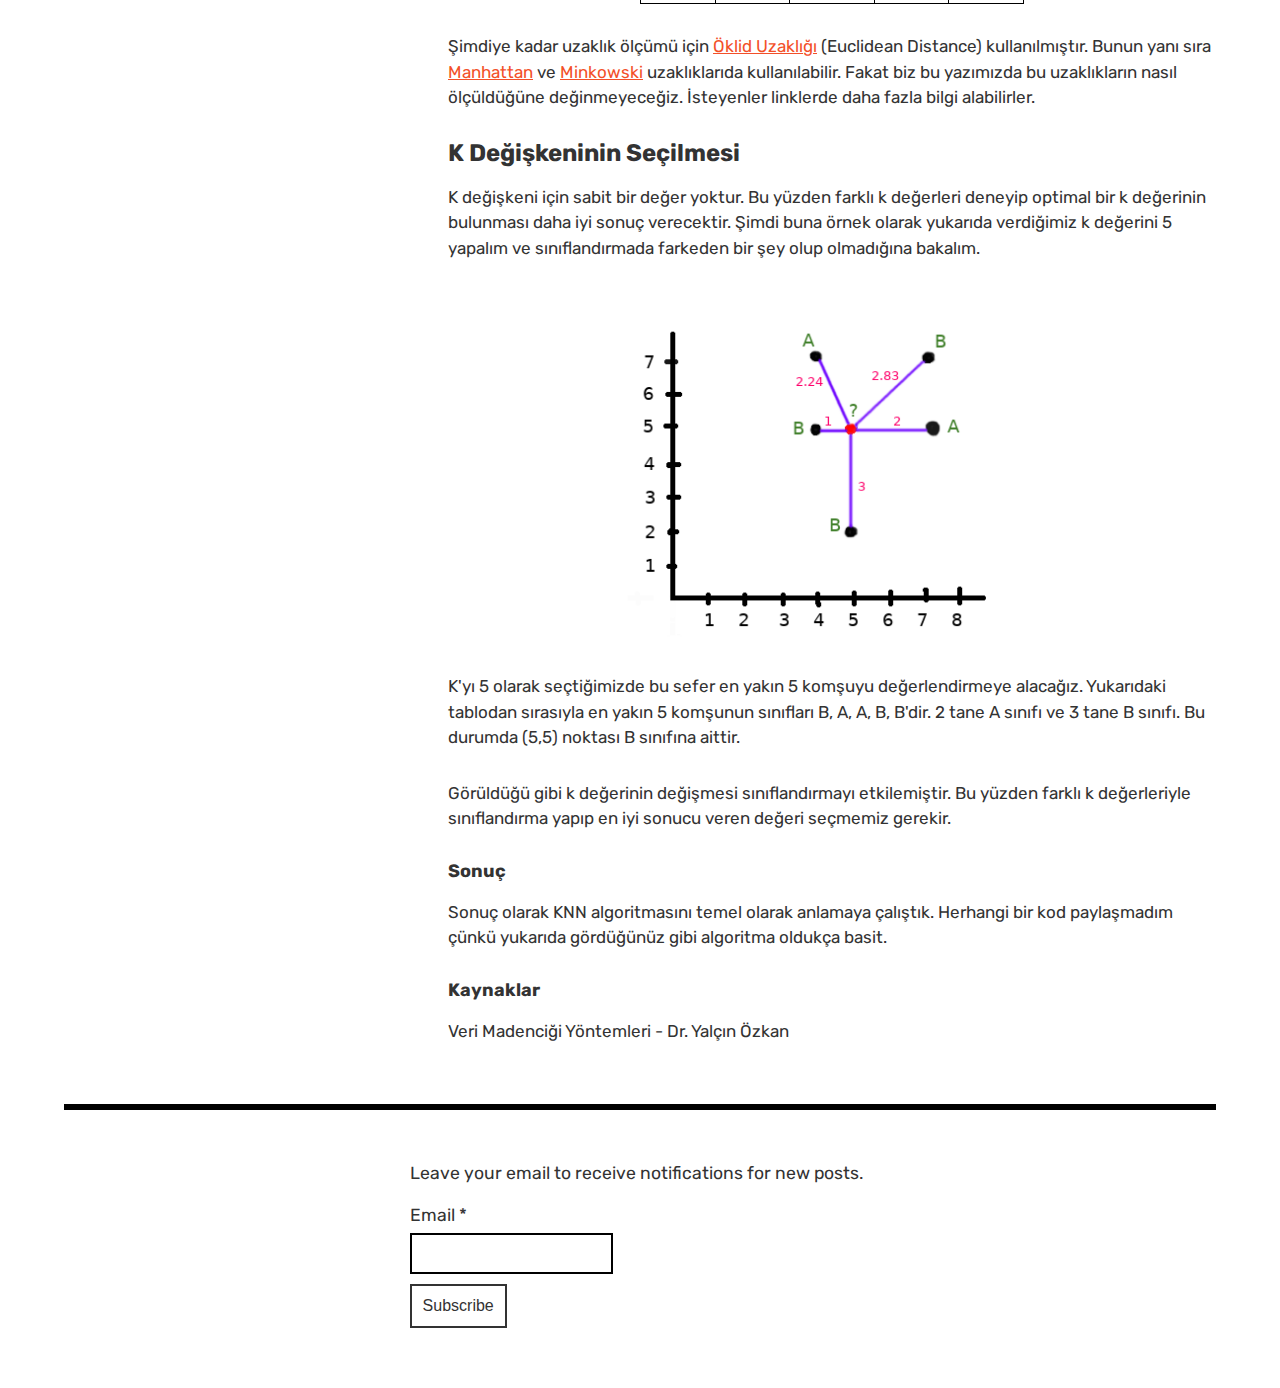
<file: knn-algorithm.html>
<!DOCTYPE html>
<html lang="en-US">
  <head>
    <!-- Global site tag (gtag.js) - Google Analytics -->
    <script async src="https://www.googletagmanager.com/gtag/js?id=UA-121904692-2"></script>
    <script>
      window.dataLayer = window.dataLayer || [];
      function gtag(){dataLayer.push(arguments);}
      gtag('js', new Date());
      gtag('config', 'UA-121904692-2');
    </script>

    <meta charset="utf-8">
    <meta name="viewport" content="width=device-width, initial-scale=1">
    <title>KNN (k-nearest neighbours, k-en yakın komşu) Algoritması</title>
    <meta name="description" content="KNN algoritması sınıflandırılmak istenen bir veriyi daha önceki verilerle olan
      yakınlık ilişkisine göre sınıflandıran bir algoritmadır.">
    <link rel="stylesheet" href="https://fonts.googleapis.com/css?family=Rubik:400">
    <link rel="stylesheet" href="/libraries/font-awesome/css/all.min.css">
    <link rel="stylesheet" href="/css/style.css">
  </head>
  <body>
    <!-- main header start -->
    <header id="main-header">
      <div class="site-header">
        <h1 class="site-title">
          <a href="/" class="header-link">Melih Tunç</a>
        </h1>
        <div class="site-header-line"></div>
      </div>
    </header>
    <!-- main header end -->

    <!-- navigation and social links start -->
    <section id="navigation">
      <div class="social-links">
        <ul>
          <li>
            <a href="https://github.com/mlhtnc" class="header-link"><i class="fab fa-github"></i></a>
          </li>
          <li>
            <a href="https://twitter.com/mlhtncc" class="header-link"><i class="fab fa-twitter"></i></a>
          </li>
        </ul>
      </div>
      <nav class="site-navigation">
        <div class="list-wrapper">
          <ul>
            <li>
              <a href="/" class="btn">Home</a>
            </li>
            <li>
              <a href="/about-me.html" class="btn">About Me</a>
            </li>
          </ul>
        </div>
      </nav>
    </section>
    <!-- navigation and social links end -->

    <section id="post-section">
      <article class="post-container">
        <header class="post-header">
          <h1 class="post-title">KNN (k-nearest neighbours, k-en yakın komşu) Algoritması</h1>
          <div class="post-header-meta">
            <p>05.09.2018</p>
          </div>
        </header>
        <div class="post-content">
          <p>
            KNN algoritması sınıflandırılmak istenen bir veriyi daha önceki verilerle olan
            yakınlık ilişkisine göre sınıflandıran bir algoritmadır.
          </p>
          <div class="image-wrapper">
            <img
            	alt="Görsel"
            	src="/images/hello_neighbor_625x250.jpg"
              style="max-width: 625px;">
            </img>
          </div>
          <p>
            Örneğin; k = 3 olarak alırsak, yeni gelen verinin eski verilere olan
            uzaklıkları ölçülür ve en yakın 3 tanesi belirlenir. Aşağıdaki
            şekilde görüldüğü gibi en yakın verilerden 2'si A sınıfında ve 1'i
            B sınıfındadır. Bu durumda algoritma yeni gelen verinin A sınıfında
            olduğuna karar verir.
          </p>
          <div class="image-wrapper">
            <img
            	alt="Görsel"
            	src="/images/knn.png"
              style="max-width: 424px;">
            </img>
          </div>
          <p>
            Şimdi bunu bir sayısal örnekle inceleyelim. Aşağıdaki tablodaki verilerin
            daha önceden elimizde olduğunu varsayalım. Eğer bu durumda elimize
            yeni bir veri geçerse KNN algoritmasını kullanarak yeni gelen veriyi
            sınıflandırabiliriz. Örnek olarak yeni gelen verinin (5,5) noktası
            (şekildeki kırmızı nokta) olduğunu varsayalım. (5,5) noktasına en
            yakın 3 verinin sınıfları sıralıysa B, A, A'dır. Bu durumda (5,5)
            noktasının sınıfı A olur.
          </p>

          <table class="basic-table">
            <tr>
              <th>x</th>
              <th>y</th>
              <th>Uzaklık</th>
              <th>Sınıf</th>
              <th>Sıra</th>
            </tr>
            <tr>
              <td>4</td>
              <td>5</td>
              <td>1</td>
              <td>B</td>
              <td>1</td>
            </tr>
            <tr>
              <td>7</td>
              <td>5</td>
              <td>2</td>
              <td>A</td>
              <td>2</td>
            </tr>
            <tr>
              <td>4</td>
              <td>7</td>
              <td>2.24</td>
              <td>A</td>
              <td>3</td>
            </tr>
            <tr>
              <td>5</td>
              <td>2</td>
              <td>3</td>
              <td>B</td>
              <td>5</td>
            </tr>
            <tr>
              <td>7</td>
              <td>7</td>
              <td>2.83</td>
              <td>B</td>
              <td>4</td>
            </tr>
          </table>
          <p>
          	Şimdiye kadar uzaklık ölçümü için
            <a class="link" href="https://en.wikipedia.org/wiki/Euclidean_distance">Öklid Uzaklığı</a>
            (Euclidean Distance) kullanılmıştır. Bunun yanı sıra
            <a class="link" href="http://computervision.wikia.com/wiki/Manhattan_distance">Manhattan</a> ve
            <a class="link" href="https://en.wikipedia.org/wiki/Minkowski_distance">Minkowski</a>
            uzaklıklarıda kullanılabilir. Fakat biz bu yazımızda bu uzaklıkların nasıl
            ölçüldüğüne değinmeyeceğiz. İsteyenler linklerde daha fazla bilgi alabilirler.
          </p>


          <h2 class="title-h2">K Değişkeninin Seçilmesi</h2>
          <p>
            K değişkeni için sabit bir değer yoktur. Bu yüzden farklı k değerleri deneyip
            optimal bir k değerinin bulunması daha iyi sonuç verecektir.
            Şimdi buna örnek olarak yukarıda verdiğimiz k değerini 5 yapalım ve
            sınıflandırmada farkeden bir şey olup olmadığına bakalım.
          </p>
          <div class="image-wrapper">
            <img
            	alt="Görsel"
            	src="/images/knn.png"
              style="max-width: 424px;">
            </img>
          </div>
          <p>
            K'yı 5 olarak seçtiğimizde bu sefer en yakın 5 komşuyu değerlendirmeye alacağız.
            Yukarıdaki tablodan sırasıyla en yakın 5 komşunun sınıfları
            B, A, A, B, B'dir. 2 tane A sınıfı ve 3 tane B sınıfı. Bu durumda
            (5,5) noktası B sınıfına aittir.
          </p>
          <p>
            Görüldüğü gibi k değerinin değişmesi sınıflandırmayı etkilemiştir.
            Bu yüzden farklı k değerleriyle sınıflandırma yapıp en iyi sonucu
            veren değeri seçmemiz gerekir.
          </p>

          <h3 class="title-h3">Sonuç</h3>
          <p>
            Sonuç olarak KNN algoritmasını temel olarak anlamaya çalıştık.
            Herhangi bir kod paylaşmadım çünkü yukarıda gördüğünüz gibi algoritma
            oldukça basit.
          </p>

          <h3 class="title-h3">Kaynaklar</h3>
          <p>
            Veri Madenciği Yöntemleri - Dr. Yalçın Özkan
          </p>
        </div>
      </article>
    </section>

    <!-- subscribe start-->
    <section>
      <form id="subscribe-form">
        <div class="subscribe-caption">
          <p>Leave your email to receive notifications for new posts.</p>
        </div>
        <div class="subscribe-content">
          <label class="email-label">Email * </label>
          <input type="email" name="email" value="">
          <input class="btn subscribe-btn" type="button" name="subscribe-email"
            value="Subscribe">
        </div>
      </form>
    </section>
    <!-- subscribe end -->
  </body>
</html>
</file>
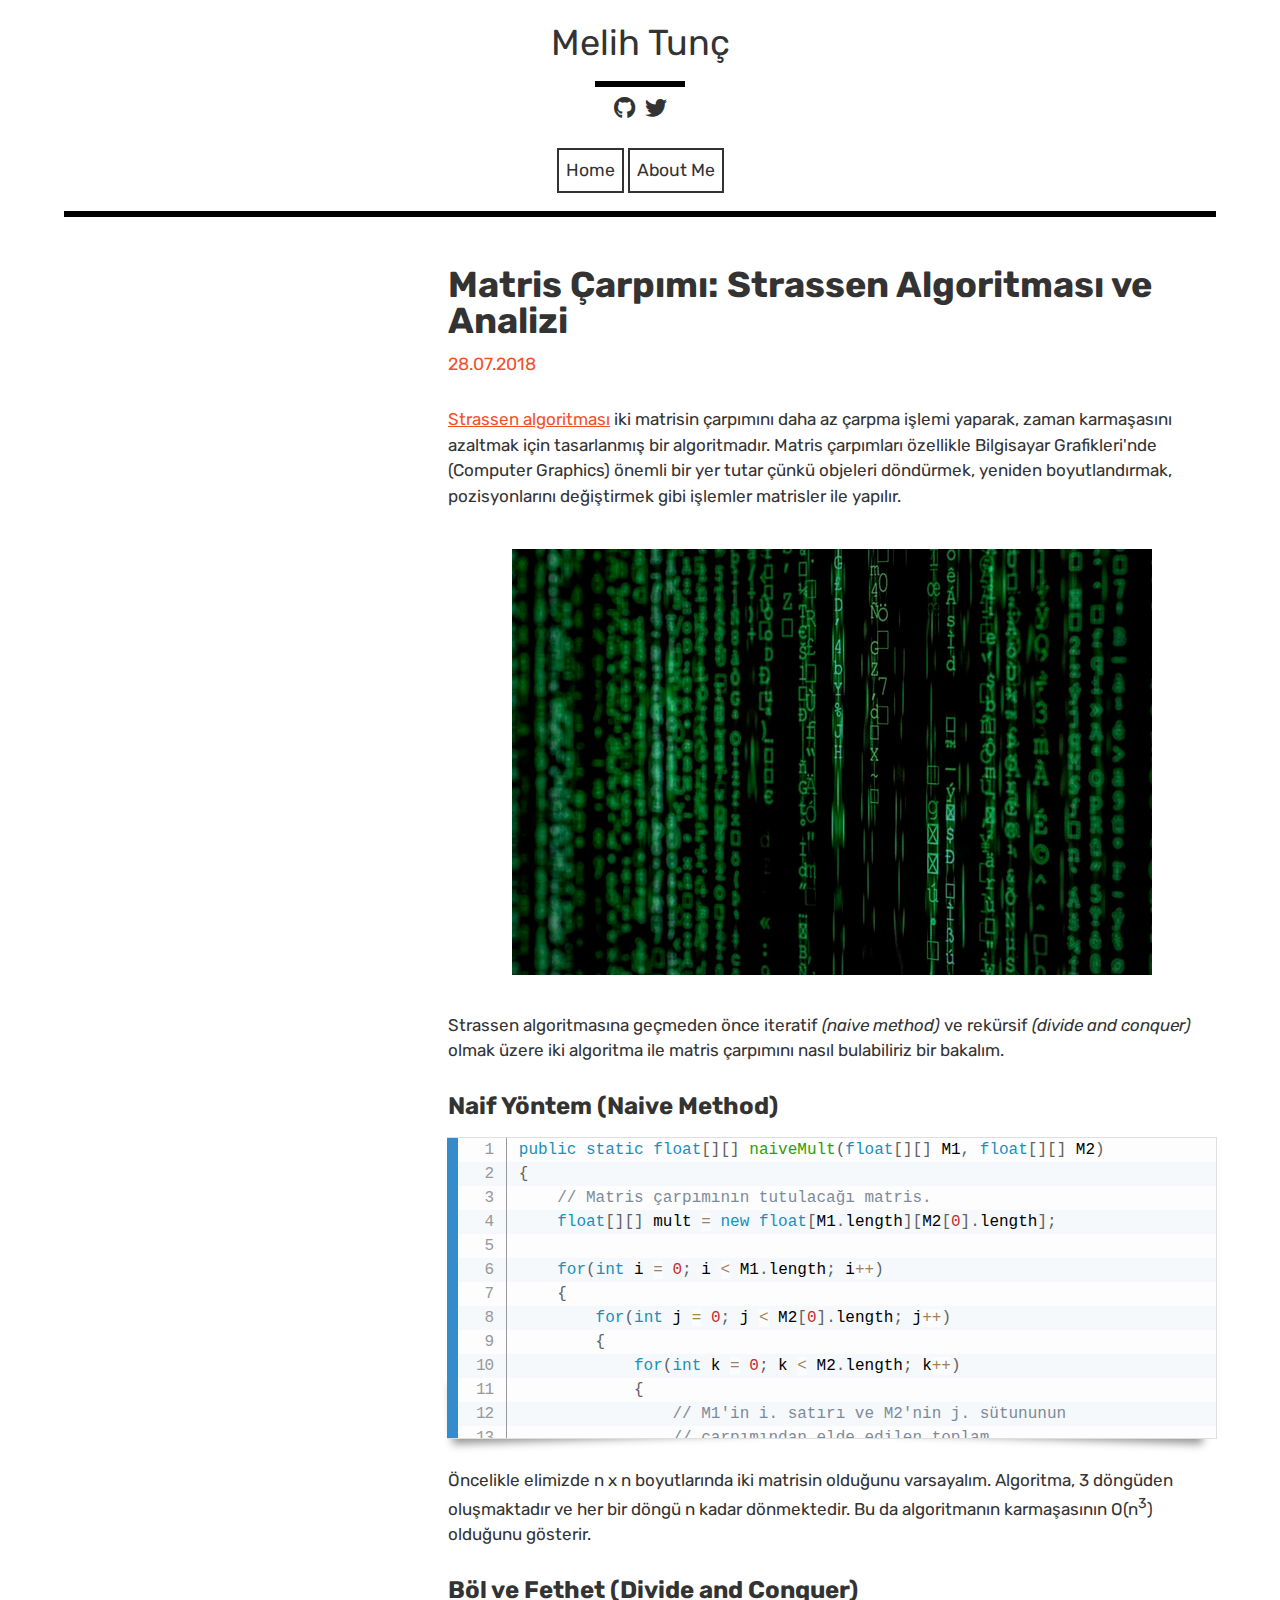
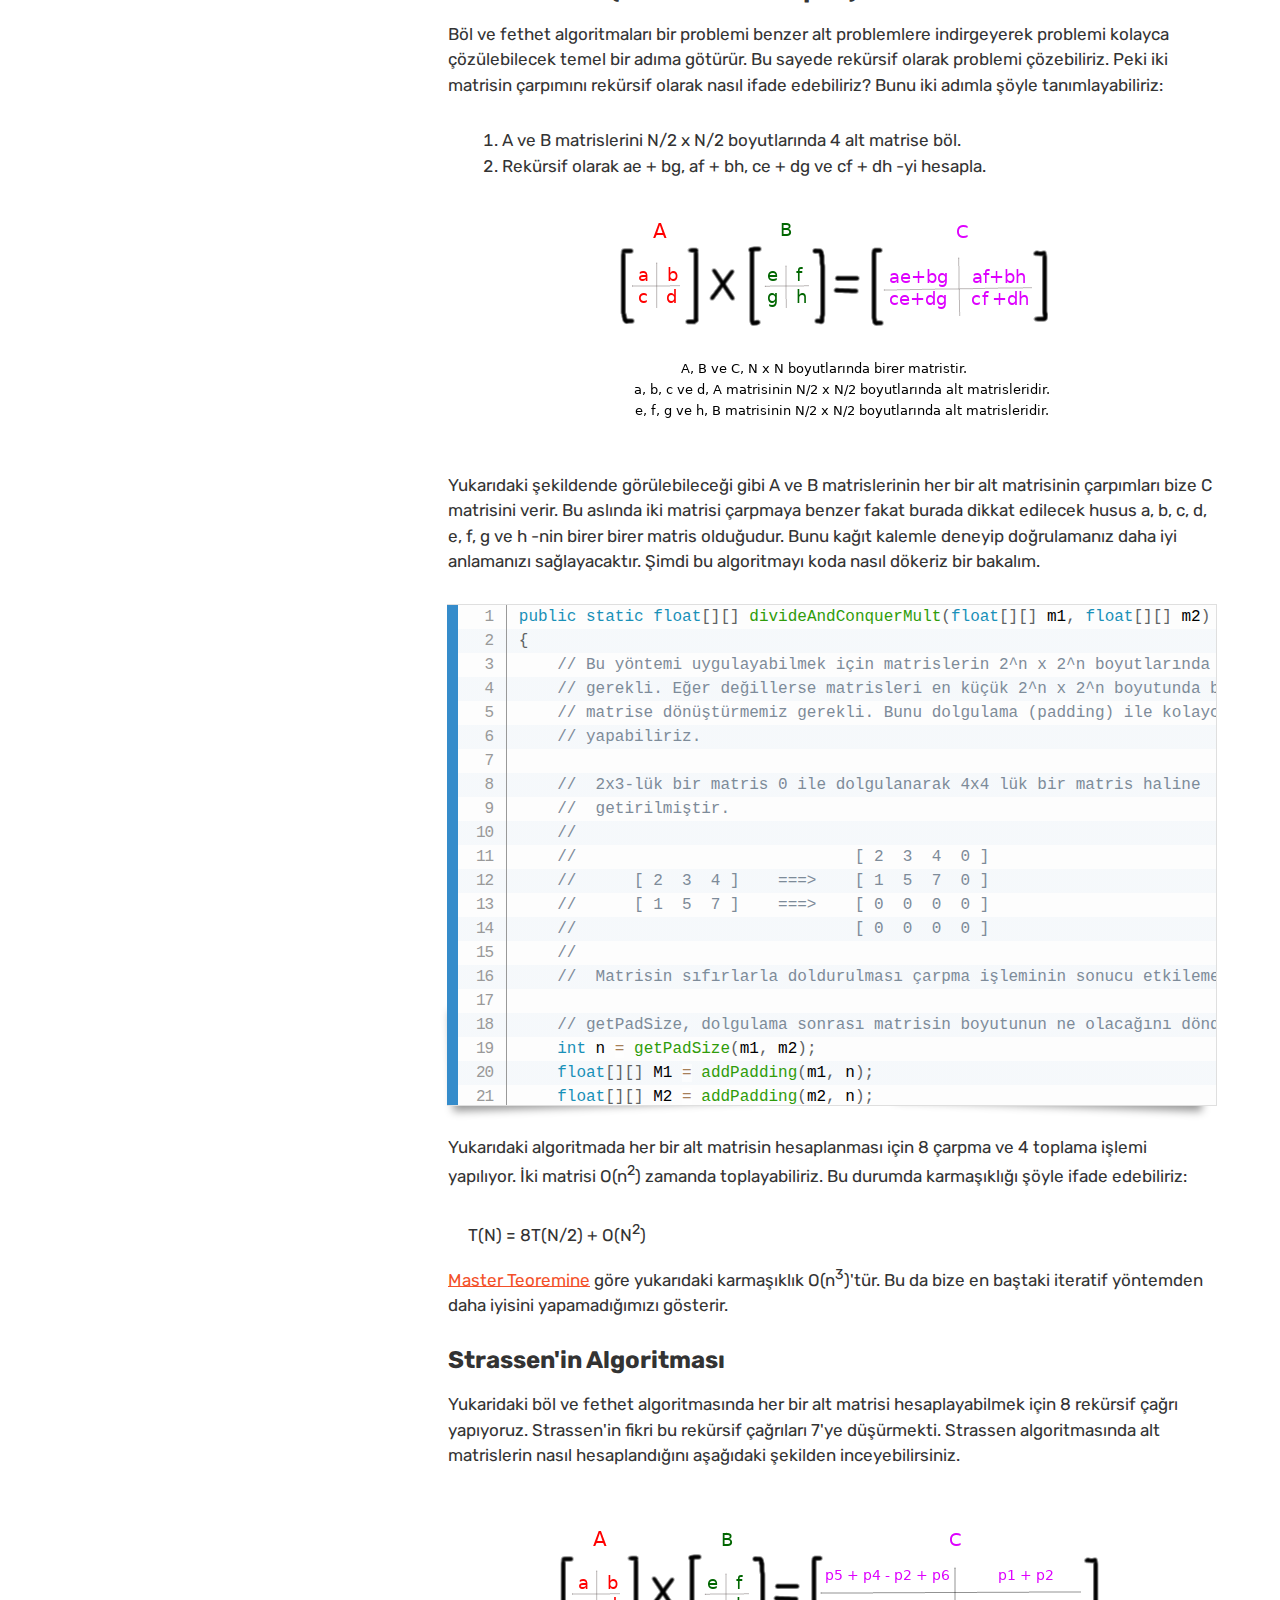
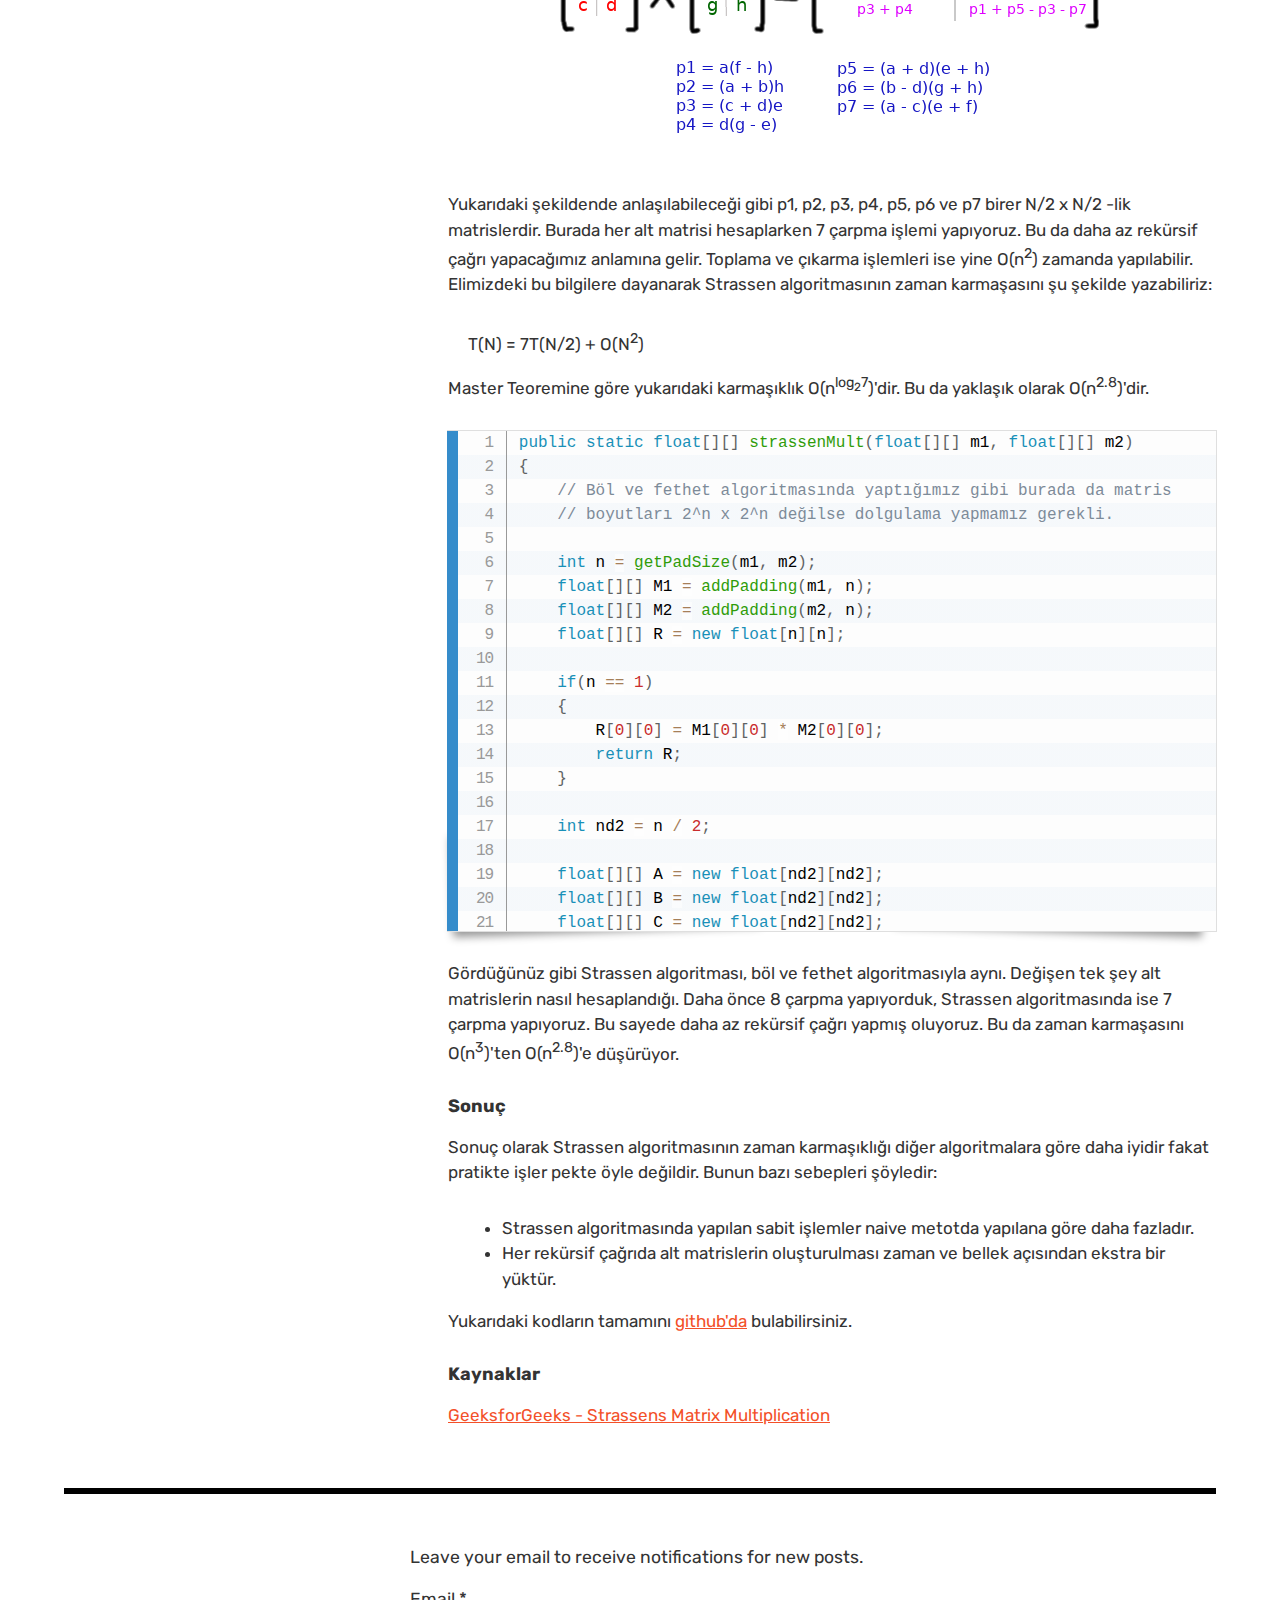
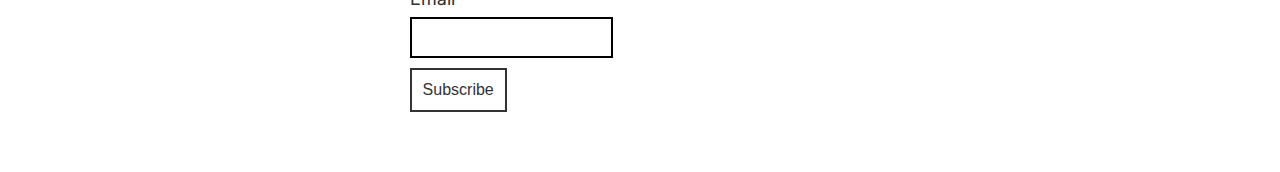
<file: strassen-algorithm.html>
<!DOCTYPE html>
<html lang="en-US">
  <head>
    <!-- Global site tag (gtag.js) - Google Analytics -->
    <script async src="https://www.googletagmanager.com/gtag/js?id=UA-121904692-2"></script>
    <script>
      window.dataLayer = window.dataLayer || [];
      function gtag(){dataLayer.push(arguments);}
      gtag('js', new Date());
      gtag('config', 'UA-121904692-2');
    </script>

    <meta charset="utf-8">
    <meta name="viewport" content="width=device-width, initial-scale=1">
    <title>Matris Çarpımı: Strassen Algoritması ve Analizi</title>
    <meta name="description" content="Matris Çarpımı: Strassen algoritmasının
      analizi ve java kodu.">
    <link rel="stylesheet" href="https://fonts.googleapis.com/css?family=Rubik:400">
    <link rel="stylesheet" href="/libraries/font-awesome/css/all.min.css">
    <link rel="stylesheet" href="/css/style.css">
    <link rel="stylesheet" type="text/css" href="/libraries/prism/prism.css">
  </head>
  <body>
    <!-- main header start -->
    <header id="main-header">
      <div class="site-header">
        <h1 class="site-title">
          <a href="/" class="header-link">Melih Tunç</a>
        </h1>
        <div class="site-header-line"></div>
      </div>
    </header>
    <!-- main header end -->

    <!-- navigation and social links start -->
    <section id="navigation">
      <div class="social-links">
        <ul>
          <li>
            <a href="https://github.com/mlhtnc" class="header-link"><i class="fab fa-github"></i></a>
          </li>
          <li>
            <a href="https://twitter.com/mlhtncc" class="header-link"><i class="fab fa-twitter"></i></a>
          </li>
        </ul>
      </div>
      <nav class="site-navigation">
        <div class="list-wrapper">
          <ul>
            <li>
              <a href="/" class="btn">Home</a>
            </li>
            <li>
              <a href="/about-me.html" class="btn">About Me</a>
            </li>
          </ul>
        </div>
      </nav>
    </section>
    <!-- navigation and social links end -->

    <section id="post-section">
      <article class="post-container">
        <header class="post-header">
          <h1 class="post-title">Matris Çarpımı: Strassen Algoritması ve Analizi</h1>
          <div class="post-header-meta">
            <p>28.07.2018</p>
          </div>
        </header>
        <div class="post-content">
          <p>
    				<a href="https://en.wikipedia.org/wiki/Strassen_algorithm" class="link">Strassen algoritması</a>
    				iki matrisin çarpımını daha az çarpma işlemi yaparak, zaman
    				karmaşasını azaltmak için tasarlanmış bir algoritmadır. Matris çarpımları
    				özellikle Bilgisayar Grafikleri'nde (Computer Graphics) önemli bir yer
    				tutar çünkü objeleri döndürmek, yeniden boyutlandırmak, pozisyonlarını
    				değiştirmek gibi işlemler matrisler ile yapılır.
          </p>
          <div class="image-wrapper">
            <img
            	alt="Görsel"
            	src="/images/pexels-photo-1089438.jpeg"
              style="max-width: 640px;">
            </img>
          </div>
          <p>
            Strassen algoritmasına
            geçmeden önce iteratif <i>(naive method)</i> ve rekürsif
            <i>(divide and conquer)</i> olmak üzere iki algoritma ile matris
            çarpımını nasıl bulabiliriz bir bakalım.
          </p>

          <h2 class="title-h2">Naif Yöntem (Naive Method)</h2>
    			<pre class="line-numbers code-style"><code style="height: 300px" class="language-java">
    				public static float[][] naiveMult(float[][] M1, float[][] M2)
    				{
    				    // Matris çarpımının tutulacağı matris.
    				    float[][] mult = new float[M1.length][M2[0].length];

    				    for(int i = 0; i < M1.length; i++)
    				    {
    				        for(int j = 0; j < M2[0].length; j++)
    				        {
    				            for(int k = 0; k < M2.length; k++)
    				            {
    				                // M1'in i. satırı ve M2'nin j. sütununun
    				                // çarpımından elde edilen toplam.
    				                mult[i][j] += M1[i][k] * M2[k][j];
    				            }
    				        }
    				    }

    				    return mult;
    				}
    			</code></pre>
          <p>
            Öncelikle elimizde n x n boyutlarında iki matrisin olduğunu varsayalım.
            Algoritma, 3 döngüden oluşmaktadır ve her bir döngü n kadar dönmektedir.
            Bu da algoritmanın karmaşasının	O(n<sup>3</sup>) olduğunu gösterir.
          </p>

          <h2 class="title-h2">Böl ve Fethet (Divide and Conquer)</h2>
    			<p>
    				Böl ve fethet algoritmaları bir problemi benzer alt problemlere
    				indirgeyerek problemi kolayca çözülebilecek temel bir adıma götürür.
    				Bu sayede rekürsif olarak problemi çözebiliriz. Peki iki matrisin
    				çarpımını rekürsif olarak nasıl ifade edebiliriz? Bunu iki adımla
    				şöyle tanımlayabiliriz:
    				<ol style="padding-left: 7%;">
    					<li>A ve B matrislerini N/2 x N/2 boyutlarında 4 alt matrise böl.</li>
    					<li>Rekürsif olarak ae + bg, af + bh, ce + dg ve cf + dh -yi hesapla.</li>
    				</ol>
    			</p>
          <div class="image-wrapper">
            <img
            	alt="Matris çarpımı gösterimi"
            	src="/images/strassen-algorithm-1.png"
              style="max-width: 512px; margin-bottom: 0px; margin-top: 0px">
            </img>
          </div>
          <p>
          	Yukarıdaki şekildende görülebileceği gibi A ve B matrislerinin her bir
          	alt matrisinin çarpımları bize C matrisini verir. Bu aslında iki matrisi
          	çarpmaya benzer fakat burada dikkat edilecek husus a, b, c, d, e, f, g
          	ve h -nin birer birer matris olduğudur. Bunu kağıt kalemle deneyip
          	doğrulamanız daha iyi anlamanızı sağlayacaktır. Şimdi bu algoritmayı koda
          	nasıl dökeriz bir bakalım.
          </p>
    			<pre class="line-numbers code-style"><code style="height: 500px" class="language-java">
    				public static float[][] divideAndConquerMult(float[][] m1, float[][] m2)
    				{
    				    // Bu yöntemi uygulayabilmek için matrislerin 2^n x 2^n boyutlarında olması
    				    // gerekli. Eğer değillerse matrisleri en küçük 2^n x 2^n boyutunda birer
    				    // matrise dönüştürmemiz gerekli. Bunu dolgulama (padding) ile kolayca
    				    // yapabiliriz.

    				    //  2x3-lük bir matris 0 ile dolgulanarak 4x4 lük bir matris haline
    				    //  getirilmiştir.
    				    //
    				    //                             [ 2  3  4  0 ]
    				    //      [ 2  3  4 ]    ===>    [ 1  5  7  0 ]
    				    //      [ 1  5  7 ]    ===>    [ 0  0  0  0 ]
    				    //                             [ 0  0  0  0 ]
    				    //
    				    //  Matrisin sıfırlarla doldurulması çarpma işleminin sonucu etkilememektedir.

    				    // getPadSize, dolgulama sonrası matrisin boyutunun ne olacağını döndürür.
    				    int n = getPadSize(m1, m2);
    				    float[][] M1 = addPadding(m1, n);
    				    float[][] M2 = addPadding(m2, n);
    				    float[][] R = new float[n][n];

    				    // Temel adım: Eğer n == 1 ise 1x1-lik iki matrisi çarparız.
    				    if(n == 1)
    				    {
    				        R[0][0] = M1[0][0] * M2[0][0];
    				        return R;
    				    }

    				    int nd2 = n / 2;

    				    float[][] A = new float[nd2][nd2];
    				    float[][] B = new float[nd2][nd2];
    				    float[][] C = new float[nd2][nd2];
    				    float[][] D = new float[nd2][nd2];
    				    float[][] E = new float[nd2][nd2];
    				    float[][] F = new float[nd2][nd2];
    				    float[][] G = new float[nd2][nd2];
    				    float[][] H = new float[nd2][nd2];

    				    // İlk matrisi alt matrislere böl.
    				    split(M1, A, 0, 0);
    				    split(M1, B, 0, nd2);
    				    split(M1, C, nd2, 0);
    				    split(M1, D, nd2, nd2);

    				    // İkinci matrisi alt matrislere böl.
    				    split(M2, E, 0, 0);
    				    split(M2, F, 0, nd2);
    				    split(M2, G, nd2, 0);
    				    split(M2, H, nd2, nd2);

    				    /*
    				        R11 = AE + BG
    				        R12 = AF + BH
    				        R21 = CE + DG
    				        R22 = CF + DH
    				    */

    				    float[][] R11 = add(divideAndConquerMult(A, E), divideAndConquerMult(B, G));
    				    float[][] R12 = add(divideAndConquerMult(A, F), divideAndConquerMult(B, H));
    				    float[][] R21 = add(divideAndConquerMult(C, E), divideAndConquerMult(D, G));
    				    float[][] R22 = add(divideAndConquerMult(C, F), divideAndConquerMult(D, H));

    				    // Hesaplanan alt matrisleri birleştir.
    				    merge(R, R11, 0, 0);
    				    merge(R, R12, 0, nd2);
    				    merge(R, R21, nd2, 0);
    				    merge(R, R22, nd2, nd2);

    				    // En sonunda dolguyu kaldırmamız gerekli.
    				    R = removePadding(R, m1.length, m2[0].length);

    				    return R;
    				}
    			</code></pre>

          <p>
            Yukarıdaki algoritmada her bir alt matrisin hesaplanması için 8 çarpma
    				ve 4 toplama işlemi yapılıyor. İki matrisi O(n<sup>2</sup>) zamanda
    				toplayabiliriz. Bu durumda karmaşıklığı şöyle ifade edebiliriz:
          </p>
          <div style="display: block; margin: 15px 20px;">
          	T(N) = 8T(N/2) + O(N<sup>2</sup>)
          </div>
          <p>
            <a href="https://en.wikipedia.org/wiki/Master_theorem" class="link">Master Teoremine</a>
    				göre yukarıdaki karmaşıklık O(n<sup>3</sup>)'tür. Bu da bize en baştaki iteratif
    				yöntemden daha iyisini yapamadığımızı gösterir.
          </p>

          <h2 class="title-h2">Strassen'in Algoritması</h2>
          <p>
            Yukaridaki böl ve fethet algoritmasında her bir alt matrisi hesaplayabilmek
    				için 8 rekürsif çağrı yapıyoruz. Strassen'in fikri bu rekürsif çağrıları
    				7'ye düşürmekti. Strassen algoritmasında alt matrislerin nasıl hesaplandığını
    				aşağıdaki şekilden inceyebilirsiniz.
          </p>
          <div class="image-wrapper">
            <img
            	alt="Matris çarpımı gösterimi"
            	src="/images/strassen-algorithm-2.png"
              style="max-width: 650px; margin-bottom: 20px">
            </img>
          </div>
          <p>
            Yukarıdaki şekildende anlaşılabileceği gibi p1, p2, p3, p4, p5, p6 ve p7
    				birer N/2 x N/2 -lik matrislerdir. Burada her alt matrisi hesaplarken
    				7 çarpma işlemi yapıyoruz. Bu da daha az rekürsif çağrı yapacağımız
    				anlamına gelir. Toplama ve çıkarma işlemleri ise yine O(n<sup>2</sup>)
    				zamanda yapılabilir. Elimizdeki bu bilgilere dayanarak Strassen
    				algoritmasının zaman karmaşasını şu şekilde yazabiliriz:
          </p>
          <div style="display: block; margin: 15px 20px;">
          	T(N) = 7T(N/2) + O(N<sup>2</sup>)
          </div>
          <p>
            Master Teoremine göre yukarıdaki karmaşıklık O(n<sup>log<sub>2</sub>7</sup>)'dir.
            Bu da yaklaşık olarak O(n<sup>2.8</sup>)'dir.
          </p>
    			<pre class="line-numbers code-style"><code style="height: 500px" class="language-java">
    				public static float[][] strassenMult(float[][] m1, float[][] m2)
    				{
    				    // Böl ve fethet algoritmasında yaptığımız gibi burada da matris
    				    // boyutları 2^n x 2^n değilse dolgulama yapmamız gerekli.

    				    int n = getPadSize(m1, m2);
    				    float[][] M1 = addPadding(m1, n);
    				    float[][] M2 = addPadding(m2, n);
    				    float[][] R = new float[n][n];

    				    if(n == 1)
    				    {
    				        R[0][0] = M1[0][0] * M2[0][0];
    				        return R;
    				    }

    				    int nd2 = n / 2;

    				    float[][] A = new float[nd2][nd2];
    				    float[][] B = new float[nd2][nd2];
    				    float[][] C = new float[nd2][nd2];
    				    float[][] D = new float[nd2][nd2];
    				    float[][] E = new float[nd2][nd2];
    				    float[][] F = new float[nd2][nd2];
    				    float[][] G = new float[nd2][nd2];
    				    float[][] H = new float[nd2][nd2];

    				    // İlk matrisi alt matrislere böl.
    				    split(M1, A, 0, 0);
    				    split(M1, B, 0, nd2);
    				    split(M1, C, nd2, 0);
    				    split(M1, D, nd2, nd2);

    				    // İkinci matrisi alt matrislere böl.
    				    split(M2, E, 0, 0);
    				    split(M2, F, 0, nd2);
    				    split(M2, G, nd2, 0);
    				    split(M2, H, nd2, nd2);

    				    /*  Strassen'in formülü
    				        P1 = A * (F - H)
    				        P2 = (A + B) * H
    				        P3 = (C + D) * E
    				        P4 = D * (G - E)
    				        P5 = (A + D) * (E + H)
    				        P6 = (B - D) * (G + H)
    				        P7 = (A - C) * (E + F)
    				    */

    				    float[][] P1 = strassenMult(A, sub(F, H));
    				    float[][] P2 = strassenMult(add(A, B), H);
    				    float[][] P3 = strassenMult(add(C, D), E);
    				    float[][] P4 = strassenMult(D, sub(G, E));
    				    float[][] P5 = strassenMult(add(A, D), add(E, H));
    				    float[][] P6 = strassenMult(sub(B, D), add(G, H));
    				    float[][] P7 = strassenMult(sub(A, C), add(E, F));

    				    /*  Strassen'in formülü
    				        R11 = P5 + P4 - P2 + P6
    				        R12 = P1 + P2
    				        R21 = P3 + P4
    				        R22 = P1 + P5 - P3 - P7
    				    */

    				    float[][] R11 = add(sub(add(P5, P4), P2), P6);
    				    float[][] R12 = add(P1, P2);
    				    float[][] R21 = add(P3, P4);
    				    float[][] R22 = sub(sub(add(P1, P5), P3), P7);

    				    // Alt matrisleri birleştir.
    				    merge(R, R11, 0, 0);
    				    merge(R, R12, 0, nd2);
    				    merge(R, R21, nd2, 0);
    				    merge(R, R22, nd2, nd2);

    				    R = removePadding(R, m1.length, m2[0].length);

    				    return R;
    				}
    			</code></pre>
          <p>
            Gördüğünüz gibi Strassen algoritması, böl ve fethet algoritmasıyla aynı.
            Değişen tek şey alt matrislerin nasıl hesaplandığı. Daha önce 8 çarpma
            yapıyorduk, Strassen algoritmasında ise 7 çarpma yapıyoruz. Bu sayede
            daha az rekürsif çağrı yapmış oluyoruz. Bu da zaman karmaşasını
            <span style="white-space: nowrap">O(n<sup>3</sup>)'ten</span>
            <span style="white-space: nowrap">O(n<sup>2.8</sup>)'e</span> düşürüyor.
          </p>

          <h3 class="title-h3">Sonuç</h3>
          <p>
            Sonuç olarak Strassen algoritmasının zaman karmaşıklığı diğer
            algoritmalara göre daha iyidir fakat pratikte işler pekte öyle değildir.
            Bunun bazı sebepleri şöyledir:
            <ul style="padding-left: 7%;">
            	<li>Strassen algoritmasında yapılan sabit işlemler naive metotda yapılana
            	göre daha fazladır.</li>
            	<li>Her rekürsif çağrıda alt matrislerin oluşturulması zaman
            		ve bellek açısından ekstra bir yüktür.</li>
            </ul>
            Yukarıdaki kodların tamamını
            <a href="https://github.com/mlhtnc/algorithms/blob/master/strassen-algorithm/Strassen.java"
              class="link">github'da</a> bulabilirsiniz.
          </p>
          <h3 class="title-h3">Kaynaklar</h3>
          <p>
            <a href="https://www.geeksforgeeks.org/strassens-matrix-multiplication/" class="link">
            	GeeksforGeeks - Strassens Matrix Multiplication
            </a>
          </p>
        </div>
      </article>
    </section>

    <!-- subscribe start-->
    <section>
      <form id="subscribe-form">
        <div class="subscribe-caption">
          <p>Leave your email to receive notifications for new posts.</p>
        </div>
        <div class="subscribe-content">
          <label class="email-label">Email * </label>
          <input type="email" name="email" value="">
          <input class="btn subscribe-btn" type="button" name="subscribe-email"
            value="Subscribe">
        </div>
      </form>
    </section>
    <!-- subscribe end -->

    <script src="/libraries/prism/prism.js"></script>
  </body>
</html>
</file>
<file: css/style.css>
/***** Master Styles *****/
body {
  margin: 5px 5%;
  font-family: 'Rubik', helvetica, sans-serif;
  background-color: #fff;
  color: #333;
  font-size: 1.1em;
  line-height: 1.5;
}

h1, h2, h3 {
  margin: 0 auto;
  line-height: 1em;
}

p {
  margin: 0;
}

#main-header {
  text-align: center;
}

.site-header {
  display: inline-block;
}

h1.site-title {
  font-weight: 400;
  font-size: 36px;
  line-height: 1em;
  padding: 20px 0;
}

.site-header-line {
  width: 50%;
  margin: 0 auto;
  border-bottom: 6px solid black;
  margin-bottom: 0px;
}

a.header-link {
  text-decoration: none;
  color: #333;
  transition: ease .3s;
}

a.header-link:visited {
  color: #333;
}

a.header-link:active:hover {
  color: #f35029;
}

a.header-link:hover {
  color: #f35029;
}

#navigation {
  text-align: center;
}

.social-links {
  display: inline-block;
  text-align: center;
  margin-top: 10px;
  margin-bottom: 25px;
  padding: 0;
}

.fa-github,
.fa-twitter {
  font-size: 22px;
  padding: 0 3px;
}

.site-navigation {
  text-align: center;
  border-bottom: 6px solid black;
  margin-bottom: 20px;
}

.list-wrapper {
  margin-bottom: 18px;
}

div.social-links ul,
nav.site-navigation ul {
  margin: 0;
  padding: 0;
}

div.social-links li,
nav.site-navigation li {
  display: inline-block;
  list-style: none;
}

input[type=button]::-moz-focus-inner {
  border: 0;
}

input[type=button]:focus {
  background-color: #f35029;
  color: #fff;
}

.btn {
  display: inline-block;
  text-decoration: none;
  border: 2px solid #333;
  background-color: #fff;
  color: #333;
  padding: 7px;
  transition: ease .3s;
}

.btn:visited {
  background-color: #fff;
  color: #333;
}

.btn:active:hover {
  background-color: #f35029;
  color: #fff;
}

.btn:hover {
  background-color: #f35029;
  color: #fff;
}

#card-container {
  width: 100%;
  position: relative;
  border-bottom: 6px solid black;
}

.card {
  display: inline-block;
  position: absolute;
  padding: 10px;
  border-bottom: 2px solid black;
  color: #555;
  font-size: 18px;
  word-wrap: break-word;
  transition: color ease .2s;
  transition: background-color ease .2s;
}

.post-card-image img {
  width: 100%;
  height: auto;
}

.post-card-header {
  margin-top: 15px;
  margin-bottom: 20px;
}

a.post-header-link {
  text-decoration: none;
  color: #000;
  font-size: 24px;
}

a.post-header-link:visited {
  color: #000;
}

a.post-header-link:active:hover {
  text-decoration: underline;
}

a.post-header-link:hover {
  text-decoration: underline;
}

.post-card-content {
  margin-bottom: 30px;
}

.post-card-meta {
  margin-bottom: 5px;
  font-size: 14px;
}

a.tag-link {
  text-decoration: none;
  color: #f35029;
}

a.tag-link:visited {
  color: #f35029;
}

a.tag-link:active:hover {
  text-decoration: underline;
}

a.tag-link:hover {
  text-decoration: underline;
}

form#subscribe-form {
  margin: 30px auto;
  margin-bottom: 40px;
}

.subscribe-caption {
  margin-bottom: 15px;
}

div.subscribe-content {
}

label.email-label {
  display: block;
  margin-bottom: 5px;
}

input[type="email"] {
  display: block;
  border: 2px solid black;
  padding: 11px;
  margin-bottom: 10px;
  max-width: 200px;
}

.subscribe-btn {
  padding: 11px;
  font-size: 16px;
}


/***** Post Page Styles *****/
section#post-section {
  border-bottom: 6px solid black;
}

article.post-container {
  word-wrap: break-word;
  padding-bottom: 30px;
}

header.post-header {
  margin-top: 30px;
  margin-bottom: 30px;
}

h1.post-title {
  font-size: 28px;
  margin-bottom: 12px;
}

h2.title-h2 {
  font-size: 24px;
  margin-bottom: 20px;
}

h3.title-h3 {
  font-size: 18px;
  margin-bottom: 20px;
}

div.post-header-meta {
  color: #f35029;
}

div.post-content {
  font-size: 17px;
}

div.post-content p {
  margin-bottom: 30px;
}

code {
  margin-bottom: 30px;
}

pre.code-style {
  font-size: 12px;

}

div.image-wrapper {
  text-align: center;
}

div.image-wrapper img {
  width: 100%;
  height: auto;
  margin: 0 auto;
  margin-top: 10px;
  margin-bottom: 30px;
}

a.link {
  color: #f35029;
}

a.link:visited {
  color: #f35029;
}

a.link:active:hover {
  color: black;
}

a.link:hover {
  color: black;
}

table.basic-table,
table.basic-table th, td {
    border: 1px solid black;
    border-collapse: collapse;
    width: 50%;
    margin: 0 auto;
    margin-bottom: 30px;
}
table.basic-table th, td {
  min-width: 40px;
  width: 100px;
  text-align: center;
}


/***** About Me Page Styles *****/
div.about-me {
  padding-bottom: 30px;
  margin-top: 30px;
  border-bottom: 6px solid black;
}

header.about-me-header {
  margin-bottom: 30px;
}

header.about-me-header h1 {
  font-size: 28px;
}

div.about-me p {
  margin-bottom: 30px;
}


/*****   Media Rules   *****/
@media(min-width: 640px) {
  #card-container {
    box-sizing: border-box;
  }

  .card {
    width: 50%;
    margin: 0 -2px;
    padding: 30px;
    vertical-align: top;
    box-sizing: inherit;
    border: none;
  }

  .card:hover {
    background-color: #f35029;
    color: #fff;
  }

  .card:hover a.post-header-link {
    color: #fff;
  }

  .card:hover a.post-header-link:visited {
    color: #fff;
  }

  .card:hover a.post-header-link:active:hover {
    text-decoration: underline;
  }

  .card:hover a.post-header-link:hover {
    text-decoration: underline;
  }

  .card:hover a.tag-link {
    color: #fff;
  }

  .card:hover a.tag-link:visited {
    color: #fff;
  }

  .card:hover a.tag-link:active:hover {
    text-decoration: underline;
  }

  .card:hover a.tag-link:hover {
    text-decoration: underline;
  }

  pre.code-style {
    font-size: 16px;
  }
}

@media(min-width: 960px) {
  .card {
    width: 33.3333333333%;
  }

  article.post-container {
    margin-left: 33.3333333333%;
  }

  header.post-header {
    margin-top: 50px;
  }

  h1.post-title {
    font-size: 36px;
    margin-bottom: 12px;
  }

  div.about-me {
    padding-bottom: 50px;
    margin-top: 70px;
  }

  header.about-me-header {
    margin: 0 auto;
    margin-bottom: 40px;
    width: 50%;
  }

  header.about-me-header h1 {
    font-size: 36px;
  }

  div.about-me p {
    margin: 0 auto;
    width: 50%;
    margin-bottom: 30px;
  }

  form#subscribe-form {
    width: 40%;
    margin: 50px auto;
    margin-bottom: 60px;
  }
}
</file>
<file: css/chronometer/chrono.css>
body {
  font-family: Helvetica, Arial, sans-serif;
  background-color: #77bdc6;
  background: radial-gradient(circle, #77bdc6, black 300%);
  background-repeat: no-repeat;
  height: 100vh;
  padding: 0;
  margin: 0;
}

/** containers **/
div.container {
  position: relative;
  min-height: 60%;

  /* disable text selection */
  -moz-user-select: none;
  user-select: none;
}

div.time-container {
  margin: 0;
  position: absolute;
  top: 35%;
  left: 50%;
  transform: translate(-50%, -50%);
  padding: 0;
  width: auto;
  height: auto;
  text-align: center;
  box-sizing: border-box;
}

div.lap-time-container {
  position: absolute;
  top: 25%;
  left: 80%;
  width: 200px;
  height: 200px;
  overflow: auto;
}

div.button-container {
  position: absolute;
  top: 70%;
  left: 50%;
  transform: translate(-50%, -50%);
  width: 40%;
  text-align: center;
}

div.time-container p#time {
  display: inline;
  text-align: center;
  font-size: 8em;
}

div.time-container p#millisec {
  display: inline;
  text-align: center;
  font-size: 3em;
}

/** triangle button styles **/
div.triangle-button-container {
  width: 30%;                       /* = height * sqrt(2) */
  padding-bottom: 21.213203436%;    /* = width / sqrt(2)  */
  margin-right: 1%;
  position: relative;
  overflow: hidden;
  display: inline-block;
}

div.triangle-button-container button {
  position: absolute;
  top: 0; left: 0;
  width: 100%; height: 100%;
  background-color: #101416;
  color: powderblue;
  -webkit-transform-origin: 0 100%;
      -ms-transform-origin: 0 100%;
          transform-origin: 0 100%;
  -webkit-transform: rotate(45deg);
      -ms-transform: rotate(45deg);
          transform: rotate(45deg);
  -webkit-transition: background-color .3s;
          transition: background-color .3s;
  -webkit-transition: color .3s;
          transition: color .3s;

  box-shadow: -5px -5px 10px 0px gray;

  /* Override defaut button styles */
  padding: 0;
  margin: 0;
  border: none;
  cursor: pointer;
}

/** hover effect **/
div.triangle-button-container button:hover {
  background-color: #eb7a13;
  color: black;
}

/** button pressed **/
div.triangle-button-container button:active {
  background-color: #eb7a13;
  color: black;
  box-shadow: -5px -5px 10px 0px gray inset;
}

/** remove dotted border when focused **/
div.triangle-button-container button::-moz-focus-inner {
  border: none;
}

div.triangle-button-container button:focus {
  border: none;
}

/* lap time style */
div.lap-time-container pre{
  font-size: 1.1em;
  font-family: Helvetica, Arial, sans-serif;
  margin: 0;
  margin-bottom: 10px;
  background-color: #a5cedd;
  border-radius: 10px;
  padding: 2px;
  padding-left: 10px;

  /* enable text selection */
  -moz-user-select: text;
  user-select: text;
}

/** button texts **/
div.triangle-button-container button span {
  position: absolute;
  font-size: 1.3em;
}

span#start {
  top: 35%;
  left: -7%;

  -webkit-transform: rotate(-90deg);
      -ms-transform: rotate(-90deg);
          transform: rotate(-90deg);
}

span#lap {
  top: 15%;
  left: 9%;

  -webkit-transform: rotate(-45deg);
      -ms-transform: rotate(-45deg);
          transform: rotate(-45deg);
}

span#stop {
  top: 0;
  left: 20%;
}

span#reset {
  top: 0;
  left: 10%;
}

.noSelect {
  -webkit-tap-highlight-color: transparent;
  -webkit-touch-callout: none;
  -webkit-user-select: none;
  -khtml-user-select: none;
  -moz-user-select: none;
  -ms-user-select: none;
  user-select: none;
}
</file>
<file: css/chronometer/info.css>
div.information {
  position: relative;
  background-color: black;
  color: white;
  text-align: center;
  min-height: 40%;
  padding-top: 20px;
  box-sizing: border-box;
}

div.information p {
  font-size: 1.3em;
}

div.information p span {
  background-color: #c79b00;
  border-radius: 5px;
  padding: .17em;
  color: #000000;
}

div.information p::-moz-selection {
  background-color: #ffffff;
  color: #000000;
}

div.information p::selection {
  background-color: #ffffff;
  color: #000000;
}

div.information p span::-moz-selection {
  background-color: black;
  color: #ff3d00;
}

div.information p span::selection {
  background-color: black;
  color: #ff3d00;
}

div.information p a:link,
div.information p a:visited,
div.information p a:hover,
div.information p a:active {
  color: #c79b00;
  text-decoration: none;
}

footer {
  position: absolute;
  width: 100%;
  bottom: 5%;
  text-align: center;
}
</file>
<file: css/chronometer/responsive.css>
/*  Tablets and Ipad's (landscape) */
@media (min-width: 758px) and (max-width: 1024px) {
  div.time-container {
    top: 25%;
    left: 50%;
    width: 90%;
  }

  div.time-container p#time {
    font-size: 5em;
  }

  div.time-container p#millisec {
    font-size: 2em;
  }

  div.lap-time-container {
    top: 80%;
    left: 50%;
    transform: translate(-50%, -50%);
    width: 30%;
    height: 30%;
  }

  div.button-container {
    top: 45%;
    left: 50%;
    width: 50%;
  }

  /** triangle button styles **/
  div.triangle-button-container {
    width: 31%;                       /* = height * sqrt(2) */
    padding-bottom: 21.920310217%;    /* = width / sqrt(2)  */
  }

  /** button texts **/
  div.triangle-button-container button span {
    font-size: .9em;
  }

  /* lap time style */
  div.lap-time-container pre {
    margin-bottom: 3px;
    padding-left: 20px;
  }

  /** hover effect **/

  span#start {
    left: -4%;
  }

  span#stop {
    top: 4%;
  }

  span#reset {
    top: 4%;
    left: 12%;
  }

  /* info */
  div.information {
    padding-top: 15px;
  }

  div.information p {
    font-size: 1em;
    line-height: 1.4em;
    padding: 0px 20px;
  }

  footer {
    bottom: 3%;
  }

  footer span.footer {
    padding: .1em .6em;
  }
}

/* Low Resolution Tablets, Mobiles (landscape) */
@media (min-width: 481px) and (max-width: 757px) {
  div.time-container {
    top: 25%;
    left: 50%;
    width: 90%;
  }

  div.time-container p#time {
    font-size: 5em;
  }

  div.time-container p#millisec {
    font-size: 2em;
  }

  div.lap-time-container {
    top: 80%;
    left: 50%;
    transform: translate(-50%, -50%);
    width: 30%;
    height: 30%;
  }

  div.button-container {
    top: 45%;
    left: 50%;
    width: 50%;
  }

  /** triangle button styles **/
  div.triangle-button-container {
    width: 31%;                       /* = height * sqrt(2) */
    padding-bottom: 21.920310217%;    /* = width / sqrt(2)  */
  }

  /** button texts **/
  div.triangle-button-container button span {
    font-size: .9em;
  }

  /* lap time style */
  div.lap-time-container pre {
    margin-bottom: 3px;
    padding-left: 20px;
  }

  /** hover effect **/

  span#start {
    left: -4%;
  }

  span#stop {
    top: 4%;
  }

  span#reset {
    top: 4%;
    left: 12%;
  }

  /* info */
  div.information {
    padding-top: 15px;
  }

  div.information p {
    font-size: .9em;
    line-height: 1.4em;
    padding: 0px 20px;
  }

  footer {
    bottom: 3%;
  }

  footer span.footer {
    padding: .1em .6em;
  }

  #fork-me {
    display: none;
  }
}

/* Smartphones */
@media (max-width: 480px) {
  div.container {
    min-height: 50%;
    -webkit-transition: .3s;
            transition: .3s;
  }

  div.time-container {
    top: 20%;
    left: 50%;
    width: 90%;
  }

  div.time-container p#time {
    font-size: 3.5em;
  }

  div.time-container p#millisec {
    font-size: 1.5em;
  }

  div.lap-time-container {
    top: 75%;
    left: 50%;
    transform: translate(-50%, -50%);
    width: 60%;
    height: 30%;
  }

  div.button-container {
    top: 55%;
    left: 50%;
    width: 100%;
    -webkit-transition: .3s;
            transition: .3s;
  }

  /** triangle button styles **/
  div.triangle-button-container {
    width: 31%;                       /* = height * sqrt(2) */
    padding-bottom: 21.920310217%;    /* = width / sqrt(2)  */
  }

  /** button texts **/
  div.triangle-button-container button span {
    font-size: .9em;
  }

  /* lap time style */
  div.lap-time-container pre {
    margin-bottom: 3px;
    padding-left: 20px;
  }

  /** hover effect **/

  span#start {
    left: -4%;
  }

  span#stop {
    top: 4%;
  }

  span#reset {
    top: 4%;
    left: 12%;
  }

  /* info */
  div.information {
    padding-top: 15px;
    min-height: 50%;
  }

  div.information p {
    font-size: .9em;
    line-height: 1.4em;
    padding: 0px 20px;
  }

  footer {
    bottom: 3%;
  }

  #fork-me {
    display: none;
  }
}
</file>
<file: libraries/prism/prism.css>
/* PrismJS 1.15.0
https://prismjs.com/download.html#themes=prism-coy&languages=markup+css+clike+javascript+c+bash+cpp+arduino+markup-templating+java+json+php+sql+processing+python&plugins=line-numbers+normalize-whitespace */
/**
 * prism.js Coy theme for JavaScript, CoffeeScript, CSS and HTML
 * Based on https://github.com/tshedor/workshop-wp-theme (Example: http://workshop.kansan.com/category/sessions/basics or http://workshop.timshedor.com/category/sessions/basics);
 * @author Tim  Shedor
 */

code[class*="language-"],
pre[class*="language-"] {
	color: black;
	background: none;
	font-family: Consolas, Monaco, 'Andale Mono', 'Ubuntu Mono', monospace;
	text-align: left;
	white-space: pre;
	word-spacing: normal;
	word-break: normal;
	word-wrap: normal;
	line-height: 1.5;

	-moz-tab-size: 4;
	-o-tab-size: 4;
	tab-size: 4;

	-webkit-hyphens: none;
	-moz-hyphens: none;
	-ms-hyphens: none;
	hyphens: none;
}

/* Code blocks */
pre[class*="language-"] {
	position: relative;
	margin: .5em 0;
	overflow: visible;
	padding: 0;
}
pre[class*="language-"]>code {
	position: relative;
	border-left: 10px solid #358ccb;
	box-shadow: -1px 0px 0px 0px #358ccb, 0px 0px 0px 1px #dfdfdf;
	background-color: #fdfdfd;
	background-image: linear-gradient(transparent 50%, rgba(69, 142, 209, 0.04) 50%);
	background-size: 3em 3em;
	background-origin: content-box;
	background-attachment: local;
}

code[class*="language"] {
	max-height: inherit;
	height: inherit;
	padding: 0 1em;
	display: block;
	overflow: auto;
}

/* Margin bottom to accomodate shadow */
:not(pre) > code[class*="language-"],
pre[class*="language-"] {
	background-color: #fdfdfd;
	-webkit-box-sizing: border-box;
	-moz-box-sizing: border-box;
	box-sizing: border-box;
	margin-bottom: 1em;
}

/* Inline code */
:not(pre) > code[class*="language-"] {
	position: relative;
	padding: .2em;
	border-radius: 0.3em;
	color: #c92c2c;
	border: 1px solid rgba(0, 0, 0, 0.1);
	display: inline;
	white-space: normal;
}

pre[class*="language-"]:before,
pre[class*="language-"]:after {
	content: '';
	z-index: -2;
	display: block;
	position: absolute;
	bottom: 0.75em;
	left: 0.18em;
	width: 40%;
	height: 20%;
	max-height: 13em;
	box-shadow: 0px 13px 8px #979797;
	-webkit-transform: rotate(-2deg);
	-moz-transform: rotate(-2deg);
	-ms-transform: rotate(-2deg);
	-o-transform: rotate(-2deg);
	transform: rotate(-2deg);
}

:not(pre) > code[class*="language-"]:after,
pre[class*="language-"]:after {
	right: 0.75em;
	left: auto;
	-webkit-transform: rotate(2deg);
	-moz-transform: rotate(2deg);
	-ms-transform: rotate(2deg);
	-o-transform: rotate(2deg);
	transform: rotate(2deg);
}

.token.comment,
.token.block-comment,
.token.prolog,
.token.doctype,
.token.cdata {
	color: #7D8B99;
}

.token.punctuation {
	color: #5F6364;
}

.token.property,
.token.tag,
.token.boolean,
.token.number,
.token.function-name,
.token.constant,
.token.symbol,
.token.deleted {
	color: #c92c2c;
}

.token.selector,
.token.attr-name,
.token.string,
.token.char,
.token.function,
.token.builtin,
.token.inserted {
	color: #2f9c0a;
}

.token.operator,
.token.entity,
.token.url,
.token.variable {
	color: #a67f59;
	background: rgba(255, 255, 255, 0.5);
}

.token.atrule,
.token.attr-value,
.token.keyword,
.token.class-name {
	color: #1990b8;
}

.token.regex,
.token.important {
	color: #e90;
}

.language-css .token.string,
.style .token.string {
	color: #a67f59;
	background: rgba(255, 255, 255, 0.5);
}

.token.important {
	font-weight: normal;
}

.token.bold {
	font-weight: bold;
}
.token.italic {
	font-style: italic;
}

.token.entity {
	cursor: help;
}

.namespace {
	opacity: .7;
}

@media screen and (max-width: 767px) {
	pre[class*="language-"]:before,
	pre[class*="language-"]:after {
		bottom: 14px;
		box-shadow: none;
	}

}

/* Plugin styles */
.token.tab:not(:empty):before,
.token.cr:before,
.token.lf:before {
	color: #e0d7d1;
}

/* Plugin styles: Line Numbers */
pre[class*="language-"].line-numbers.line-numbers {
	padding-left: 0;
}

pre[class*="language-"].line-numbers.line-numbers code {
	padding-left: 3.8em;
}

pre[class*="language-"].line-numbers.line-numbers .line-numbers-rows {
	left: 0;
}

/* Plugin styles: Line Highlight */
pre[class*="language-"][data-line] {
	padding-top: 0;
	padding-bottom: 0;
	padding-left: 0;
}
pre[data-line] code {
	position: relative;
	padding-left: 4em;
}
pre .line-highlight {
	margin-top: 0;
}

pre[class*="language-"].line-numbers {
	position: relative;
	padding-left: 3.8em;
	counter-reset: linenumber;
}

pre[class*="language-"].line-numbers > code {
	position: relative;
	white-space: inherit;
}

.line-numbers .line-numbers-rows {
	position: absolute;
	pointer-events: none;
	top: 0;
	font-size: 100%;
	left: -3.8em;
	width: 3em; /* works for line-numbers below 1000 lines */
	letter-spacing: -1px;
	border-right: 1px solid #999;

	-webkit-user-select: none;
	-moz-user-select: none;
	-ms-user-select: none;
	user-select: none;

}

	.line-numbers-rows > span {
		pointer-events: none;
		display: block;
		counter-increment: linenumber;
	}

		.line-numbers-rows > span:before {
			content: counter(linenumber);
			color: #999;
			display: block;
			padding-right: 0.8em;
			text-align: right;
		}
</file>
<file: libraries/font-awesome/css/all.min.css>
/*!
 * Font Awesome Free 5.1.1 by @fontawesome - https://fontawesome.com
 * License - https://fontawesome.com/license (Icons: CC BY 4.0, Fonts: SIL OFL 1.1, Code: MIT License)
 */
.fa,.fab,.fal,.far,.fas{-moz-osx-font-smoothing:grayscale;-webkit-font-smoothing:antialiased;display:inline-block;font-style:normal;font-variant:normal;text-rendering:auto;line-height:1}.fa-lg{font-size:1.33333em;line-height:.75em;vertical-align:-.0667em}.fa-xs{font-size:.75em}.fa-sm{font-size:.875em}.fa-1x{font-size:1em}.fa-2x{font-size:2em}.fa-3x{font-size:3em}.fa-4x{font-size:4em}.fa-5x{font-size:5em}.fa-6x{font-size:6em}.fa-7x{font-size:7em}.fa-8x{font-size:8em}.fa-9x{font-size:9em}.fa-10x{font-size:10em}.fa-fw{text-align:center;width:1.25em}.fa-ul{list-style-type:none;margin-left:2.5em;padding-left:0}.fa-ul>li{position:relative}.fa-li{left:-2em;position:absolute;text-align:center;width:2em;line-height:inherit}.fa-border{border:.08em solid #eee;border-radius:.1em;padding:.2em .25em .15em}.fa-pull-left{float:left}.fa-pull-right{float:right}.fa.fa-pull-left,.fab.fa-pull-left,.fal.fa-pull-left,.far.fa-pull-left,.fas.fa-pull-left{margin-right:.3em}.fa.fa-pull-right,.fab.fa-pull-right,.fal.fa-pull-right,.far.fa-pull-right,.fas.fa-pull-right{margin-left:.3em}.fa-spin{animation:a 2s infinite linear}.fa-pulse{animation:a 1s infinite steps(8)}@keyframes a{0%{transform:rotate(0deg)}to{transform:rotate(1turn)}}.fa-rotate-90{-ms-filter:"progid:DXImageTransform.Microsoft.BasicImage(rotation=1)";transform:rotate(90deg)}.fa-rotate-180{-ms-filter:"progid:DXImageTransform.Microsoft.BasicImage(rotation=2)";transform:rotate(180deg)}.fa-rotate-270{-ms-filter:"progid:DXImageTransform.Microsoft.BasicImage(rotation=3)";transform:rotate(270deg)}.fa-flip-horizontal{-ms-filter:"progid:DXImageTransform.Microsoft.BasicImage(rotation=0, mirror=1)";transform:scaleX(-1)}.fa-flip-vertical{transform:scaleY(-1)}.fa-flip-horizontal.fa-flip-vertical,.fa-flip-vertical{-ms-filter:"progid:DXImageTransform.Microsoft.BasicImage(rotation=2, mirror=1)"}.fa-flip-horizontal.fa-flip-vertical{transform:scale(-1)}:root .fa-flip-horizontal,:root .fa-flip-vertical,:root .fa-rotate-90,:root .fa-rotate-180,:root .fa-rotate-270{-webkit-filter:none;filter:none}.fa-stack{display:inline-block;height:2em;line-height:2em;position:relative;vertical-align:middle;width:2em}.fa-stack-1x,.fa-stack-2x{left:0;position:absolute;text-align:center;width:100%}.fa-stack-1x{line-height:inherit}.fa-stack-2x{font-size:2em}.fa-inverse{color:#fff}.fa-500px:before{content:"\f26e"}.fa-accessible-icon:before{content:"\f368"}.fa-accusoft:before{content:"\f369"}.fa-address-book:before{content:"\f2b9"}.fa-address-card:before{content:"\f2bb"}.fa-adjust:before{content:"\f042"}.fa-adn:before{content:"\f170"}.fa-adversal:before{content:"\f36a"}.fa-affiliatetheme:before{content:"\f36b"}.fa-algolia:before{content:"\f36c"}.fa-align-center:before{content:"\f037"}.fa-align-justify:before{content:"\f039"}.fa-align-left:before{content:"\f036"}.fa-align-right:before{content:"\f038"}.fa-allergies:before{content:"\f461"}.fa-amazon:before{content:"\f270"}.fa-amazon-pay:before{content:"\f42c"}.fa-ambulance:before{content:"\f0f9"}.fa-american-sign-language-interpreting:before{content:"\f2a3"}.fa-amilia:before{content:"\f36d"}.fa-anchor:before{content:"\f13d"}.fa-android:before{content:"\f17b"}.fa-angellist:before{content:"\f209"}.fa-angle-double-down:before{content:"\f103"}.fa-angle-double-left:before{content:"\f100"}.fa-angle-double-right:before{content:"\f101"}.fa-angle-double-up:before{content:"\f102"}.fa-angle-down:before{content:"\f107"}.fa-angle-left:before{content:"\f104"}.fa-angle-right:before{content:"\f105"}.fa-angle-up:before{content:"\f106"}.fa-angry:before{content:"\f556"}.fa-angrycreative:before{content:"\f36e"}.fa-angular:before{content:"\f420"}.fa-app-store:before{content:"\f36f"}.fa-app-store-ios:before{content:"\f370"}.fa-apper:before{content:"\f371"}.fa-apple:before{content:"\f179"}.fa-apple-pay:before{content:"\f415"}.fa-archive:before{content:"\f187"}.fa-archway:before{content:"\f557"}.fa-arrow-alt-circle-down:before{content:"\f358"}.fa-arrow-alt-circle-left:before{content:"\f359"}.fa-arrow-alt-circle-right:before{content:"\f35a"}.fa-arrow-alt-circle-up:before{content:"\f35b"}.fa-arrow-circle-down:before{content:"\f0ab"}.fa-arrow-circle-left:before{content:"\f0a8"}.fa-arrow-circle-right:before{content:"\f0a9"}.fa-arrow-circle-up:before{content:"\f0aa"}.fa-arrow-down:before{content:"\f063"}.fa-arrow-left:before{content:"\f060"}.fa-arrow-right:before{content:"\f061"}.fa-arrow-up:before{content:"\f062"}.fa-arrows-alt:before{content:"\f0b2"}.fa-arrows-alt-h:before{content:"\f337"}.fa-arrows-alt-v:before{content:"\f338"}.fa-assistive-listening-systems:before{content:"\f2a2"}.fa-asterisk:before{content:"\f069"}.fa-asymmetrik:before{content:"\f372"}.fa-at:before{content:"\f1fa"}.fa-atlas:before{content:"\f558"}.fa-audible:before{content:"\f373"}.fa-audio-description:before{content:"\f29e"}.fa-autoprefixer:before{content:"\f41c"}.fa-avianex:before{content:"\f374"}.fa-aviato:before{content:"\f421"}.fa-award:before{content:"\f559"}.fa-aws:before{content:"\f375"}.fa-backspace:before{content:"\f55a"}.fa-backward:before{content:"\f04a"}.fa-balance-scale:before{content:"\f24e"}.fa-ban:before{content:"\f05e"}.fa-band-aid:before{content:"\f462"}.fa-bandcamp:before{content:"\f2d5"}.fa-barcode:before{content:"\f02a"}.fa-bars:before{content:"\f0c9"}.fa-baseball-ball:before{content:"\f433"}.fa-basketball-ball:before{content:"\f434"}.fa-bath:before{content:"\f2cd"}.fa-battery-empty:before{content:"\f244"}.fa-battery-full:before{content:"\f240"}.fa-battery-half:before{content:"\f242"}.fa-battery-quarter:before{content:"\f243"}.fa-battery-three-quarters:before{content:"\f241"}.fa-bed:before{content:"\f236"}.fa-beer:before{content:"\f0fc"}.fa-behance:before{content:"\f1b4"}.fa-behance-square:before{content:"\f1b5"}.fa-bell:before{content:"\f0f3"}.fa-bell-slash:before{content:"\f1f6"}.fa-bezier-curve:before{content:"\f55b"}.fa-bicycle:before{content:"\f206"}.fa-bimobject:before{content:"\f378"}.fa-binoculars:before{content:"\f1e5"}.fa-birthday-cake:before{content:"\f1fd"}.fa-bitbucket:before{content:"\f171"}.fa-bitcoin:before{content:"\f379"}.fa-bity:before{content:"\f37a"}.fa-black-tie:before{content:"\f27e"}.fa-blackberry:before{content:"\f37b"}.fa-blender:before{content:"\f517"}.fa-blind:before{content:"\f29d"}.fa-blogger:before{content:"\f37c"}.fa-blogger-b:before{content:"\f37d"}.fa-bluetooth:before{content:"\f293"}.fa-bluetooth-b:before{content:"\f294"}.fa-bold:before{content:"\f032"}.fa-bolt:before{content:"\f0e7"}.fa-bomb:before{content:"\f1e2"}.fa-bong:before{content:"\f55c"}.fa-book:before{content:"\f02d"}.fa-book-open:before{content:"\f518"}.fa-bookmark:before{content:"\f02e"}.fa-bowling-ball:before{content:"\f436"}.fa-box:before{content:"\f466"}.fa-box-open:before{content:"\f49e"}.fa-boxes:before{content:"\f468"}.fa-braille:before{content:"\f2a1"}.fa-briefcase:before{content:"\f0b1"}.fa-briefcase-medical:before{content:"\f469"}.fa-broadcast-tower:before{content:"\f519"}.fa-broom:before{content:"\f51a"}.fa-brush:before{content:"\f55d"}.fa-btc:before{content:"\f15a"}.fa-bug:before{content:"\f188"}.fa-building:before{content:"\f1ad"}.fa-bullhorn:before{content:"\f0a1"}.fa-bullseye:before{content:"\f140"}.fa-burn:before{content:"\f46a"}.fa-buromobelexperte:before{content:"\f37f"}.fa-bus:before{content:"\f207"}.fa-bus-alt:before{content:"\f55e"}.fa-buysellads:before{content:"\f20d"}.fa-calculator:before{content:"\f1ec"}.fa-calendar:before{content:"\f133"}.fa-calendar-alt:before{content:"\f073"}.fa-calendar-check:before{content:"\f274"}.fa-calendar-minus:before{content:"\f272"}.fa-calendar-plus:before{content:"\f271"}.fa-calendar-times:before{content:"\f273"}.fa-camera:before{content:"\f030"}.fa-camera-retro:before{content:"\f083"}.fa-cannabis:before{content:"\f55f"}.fa-capsules:before{content:"\f46b"}.fa-car:before{content:"\f1b9"}.fa-caret-down:before{content:"\f0d7"}.fa-caret-left:before{content:"\f0d9"}.fa-caret-right:before{content:"\f0da"}.fa-caret-square-down:before{content:"\f150"}.fa-caret-square-left:before{content:"\f191"}.fa-caret-square-right:before{content:"\f152"}.fa-caret-square-up:before{content:"\f151"}.fa-caret-up:before{content:"\f0d8"}.fa-cart-arrow-down:before{content:"\f218"}.fa-cart-plus:before{content:"\f217"}.fa-cc-amazon-pay:before{content:"\f42d"}.fa-cc-amex:before{content:"\f1f3"}.fa-cc-apple-pay:before{content:"\f416"}.fa-cc-diners-club:before{content:"\f24c"}.fa-cc-discover:before{content:"\f1f2"}.fa-cc-jcb:before{content:"\f24b"}.fa-cc-mastercard:before{content:"\f1f1"}.fa-cc-paypal:before{content:"\f1f4"}.fa-cc-stripe:before{content:"\f1f5"}.fa-cc-visa:before{content:"\f1f0"}.fa-centercode:before{content:"\f380"}.fa-certificate:before{content:"\f0a3"}.fa-chalkboard:before{content:"\f51b"}.fa-chalkboard-teacher:before{content:"\f51c"}.fa-chart-area:before{content:"\f1fe"}.fa-chart-bar:before{content:"\f080"}.fa-chart-line:before{content:"\f201"}.fa-chart-pie:before{content:"\f200"}.fa-check:before{content:"\f00c"}.fa-check-circle:before{content:"\f058"}.fa-check-double:before{content:"\f560"}.fa-check-square:before{content:"\f14a"}.fa-chess:before{content:"\f439"}.fa-chess-bishop:before{content:"\f43a"}.fa-chess-board:before{content:"\f43c"}.fa-chess-king:before{content:"\f43f"}.fa-chess-knight:before{content:"\f441"}.fa-chess-pawn:before{content:"\f443"}.fa-chess-queen:before{content:"\f445"}.fa-chess-rook:before{content:"\f447"}.fa-chevron-circle-down:before{content:"\f13a"}.fa-chevron-circle-left:before{content:"\f137"}.fa-chevron-circle-right:before{content:"\f138"}.fa-chevron-circle-up:before{content:"\f139"}.fa-chevron-down:before{content:"\f078"}.fa-chevron-left:before{content:"\f053"}.fa-chevron-right:before{content:"\f054"}.fa-chevron-up:before{content:"\f077"}.fa-child:before{content:"\f1ae"}.fa-chrome:before{content:"\f268"}.fa-church:before{content:"\f51d"}.fa-circle:before{content:"\f111"}.fa-circle-notch:before{content:"\f1ce"}.fa-clipboard:before{content:"\f328"}.fa-clipboard-check:before{content:"\f46c"}.fa-clipboard-list:before{content:"\f46d"}.fa-clock:before{content:"\f017"}.fa-clone:before{content:"\f24d"}.fa-closed-captioning:before{content:"\f20a"}.fa-cloud:before{content:"\f0c2"}.fa-cloud-download-alt:before{content:"\f381"}.fa-cloud-upload-alt:before{content:"\f382"}.fa-cloudscale:before{content:"\f383"}.fa-cloudsmith:before{content:"\f384"}.fa-cloudversify:before{content:"\f385"}.fa-cocktail:before{content:"\f561"}.fa-code:before{content:"\f121"}.fa-code-branch:before{content:"\f126"}.fa-codepen:before{content:"\f1cb"}.fa-codiepie:before{content:"\f284"}.fa-coffee:before{content:"\f0f4"}.fa-cog:before{content:"\f013"}.fa-cogs:before{content:"\f085"}.fa-coins:before{content:"\f51e"}.fa-columns:before{content:"\f0db"}.fa-comment:before{content:"\f075"}.fa-comment-alt:before{content:"\f27a"}.fa-comment-dots:before{content:"\f4ad"}.fa-comment-slash:before{content:"\f4b3"}.fa-comments:before{content:"\f086"}.fa-compact-disc:before{content:"\f51f"}.fa-compass:before{content:"\f14e"}.fa-compress:before{content:"\f066"}.fa-concierge-bell:before{content:"\f562"}.fa-connectdevelop:before{content:"\f20e"}.fa-contao:before{content:"\f26d"}.fa-cookie:before{content:"\f563"}.fa-cookie-bite:before{content:"\f564"}.fa-copy:before{content:"\f0c5"}.fa-copyright:before{content:"\f1f9"}.fa-couch:before{content:"\f4b8"}.fa-cpanel:before{content:"\f388"}.fa-creative-commons:before{content:"\f25e"}.fa-creative-commons-by:before{content:"\f4e7"}.fa-creative-commons-nc:before{content:"\f4e8"}.fa-creative-commons-nc-eu:before{content:"\f4e9"}.fa-creative-commons-nc-jp:before{content:"\f4ea"}.fa-creative-commons-nd:before{content:"\f4eb"}.fa-creative-commons-pd:before{content:"\f4ec"}.fa-creative-commons-pd-alt:before{content:"\f4ed"}.fa-creative-commons-remix:before{content:"\f4ee"}.fa-creative-commons-sa:before{content:"\f4ef"}.fa-creative-commons-sampling:before{content:"\f4f0"}.fa-creative-commons-sampling-plus:before{content:"\f4f1"}.fa-creative-commons-share:before{content:"\f4f2"}.fa-credit-card:before{content:"\f09d"}.fa-crop:before{content:"\f125"}.fa-crop-alt:before{content:"\f565"}.fa-crosshairs:before{content:"\f05b"}.fa-crow:before{content:"\f520"}.fa-crown:before{content:"\f521"}.fa-css3:before{content:"\f13c"}.fa-css3-alt:before{content:"\f38b"}.fa-cube:before{content:"\f1b2"}.fa-cubes:before{content:"\f1b3"}.fa-cut:before{content:"\f0c4"}.fa-cuttlefish:before{content:"\f38c"}.fa-d-and-d:before{content:"\f38d"}.fa-dashcube:before{content:"\f210"}.fa-database:before{content:"\f1c0"}.fa-deaf:before{content:"\f2a4"}.fa-delicious:before{content:"\f1a5"}.fa-deploydog:before{content:"\f38e"}.fa-deskpro:before{content:"\f38f"}.fa-desktop:before{content:"\f108"}.fa-deviantart:before{content:"\f1bd"}.fa-diagnoses:before{content:"\f470"}.fa-dice:before{content:"\f522"}.fa-dice-five:before{content:"\f523"}.fa-dice-four:before{content:"\f524"}.fa-dice-one:before{content:"\f525"}.fa-dice-six:before{content:"\f526"}.fa-dice-three:before{content:"\f527"}.fa-dice-two:before{content:"\f528"}.fa-digg:before{content:"\f1a6"}.fa-digital-ocean:before{content:"\f391"}.fa-digital-tachograph:before{content:"\f566"}.fa-discord:before{content:"\f392"}.fa-discourse:before{content:"\f393"}.fa-divide:before{content:"\f529"}.fa-dizzy:before{content:"\f567"}.fa-dna:before{content:"\f471"}.fa-dochub:before{content:"\f394"}.fa-docker:before{content:"\f395"}.fa-dollar-sign:before{content:"\f155"}.fa-dolly:before{content:"\f472"}.fa-dolly-flatbed:before{content:"\f474"}.fa-donate:before{content:"\f4b9"}.fa-door-closed:before{content:"\f52a"}.fa-door-open:before{content:"\f52b"}.fa-dot-circle:before{content:"\f192"}.fa-dove:before{content:"\f4ba"}.fa-download:before{content:"\f019"}.fa-draft2digital:before{content:"\f396"}.fa-drafting-compass:before{content:"\f568"}.fa-dribbble:before{content:"\f17d"}.fa-dribbble-square:before{content:"\f397"}.fa-dropbox:before{content:"\f16b"}.fa-drum:before{content:"\f569"}.fa-drum-steelpan:before{content:"\f56a"}.fa-drupal:before{content:"\f1a9"}.fa-dumbbell:before{content:"\f44b"}.fa-dyalog:before{content:"\f399"}.fa-earlybirds:before{content:"\f39a"}.fa-ebay:before{content:"\f4f4"}.fa-edge:before{content:"\f282"}.fa-edit:before{content:"\f044"}.fa-eject:before{content:"\f052"}.fa-elementor:before{content:"\f430"}.fa-ellipsis-h:before{content:"\f141"}.fa-ellipsis-v:before{content:"\f142"}.fa-ember:before{content:"\f423"}.fa-empire:before{content:"\f1d1"}.fa-envelope:before{content:"\f0e0"}.fa-envelope-open:before{content:"\f2b6"}.fa-envelope-square:before{content:"\f199"}.fa-envira:before{content:"\f299"}.fa-equals:before{content:"\f52c"}.fa-eraser:before{content:"\f12d"}.fa-erlang:before{content:"\f39d"}.fa-ethereum:before{content:"\f42e"}.fa-etsy:before{content:"\f2d7"}.fa-euro-sign:before{content:"\f153"}.fa-exchange-alt:before{content:"\f362"}.fa-exclamation:before{content:"\f12a"}.fa-exclamation-circle:before{content:"\f06a"}.fa-exclamation-triangle:before{content:"\f071"}.fa-expand:before{content:"\f065"}.fa-expand-arrows-alt:before{content:"\f31e"}.fa-expeditedssl:before{content:"\f23e"}.fa-external-link-alt:before{content:"\f35d"}.fa-external-link-square-alt:before{content:"\f360"}.fa-eye:before{content:"\f06e"}.fa-eye-dropper:before{content:"\f1fb"}.fa-eye-slash:before{content:"\f070"}.fa-facebook:before{content:"\f09a"}.fa-facebook-f:before{content:"\f39e"}.fa-facebook-messenger:before{content:"\f39f"}.fa-facebook-square:before{content:"\f082"}.fa-fast-backward:before{content:"\f049"}.fa-fast-forward:before{content:"\f050"}.fa-fax:before{content:"\f1ac"}.fa-feather:before{content:"\f52d"}.fa-feather-alt:before{content:"\f56b"}.fa-female:before{content:"\f182"}.fa-fighter-jet:before{content:"\f0fb"}.fa-file:before{content:"\f15b"}.fa-file-alt:before{content:"\f15c"}.fa-file-archive:before{content:"\f1c6"}.fa-file-audio:before{content:"\f1c7"}.fa-file-code:before{content:"\f1c9"}.fa-file-contract:before{content:"\f56c"}.fa-file-download:before{content:"\f56d"}.fa-file-excel:before{content:"\f1c3"}.fa-file-export:before{content:"\f56e"}.fa-file-image:before{content:"\f1c5"}.fa-file-import:before{content:"\f56f"}.fa-file-invoice:before{content:"\f570"}.fa-file-invoice-dollar:before{content:"\f571"}.fa-file-medical:before{content:"\f477"}.fa-file-medical-alt:before{content:"\f478"}.fa-file-pdf:before{content:"\f1c1"}.fa-file-powerpoint:before{content:"\f1c4"}.fa-file-prescription:before{content:"\f572"}.fa-file-signature:before{content:"\f573"}.fa-file-upload:before{content:"\f574"}.fa-file-video:before{content:"\f1c8"}.fa-file-word:before{content:"\f1c2"}.fa-fill:before{content:"\f575"}.fa-fill-drip:before{content:"\f576"}.fa-film:before{content:"\f008"}.fa-filter:before{content:"\f0b0"}.fa-fingerprint:before{content:"\f577"}.fa-fire:before{content:"\f06d"}.fa-fire-extinguisher:before{content:"\f134"}.fa-firefox:before{content:"\f269"}.fa-first-aid:before{content:"\f479"}.fa-first-order:before{content:"\f2b0"}.fa-first-order-alt:before{content:"\f50a"}.fa-firstdraft:before{content:"\f3a1"}.fa-fish:before{content:"\f578"}.fa-flag:before{content:"\f024"}.fa-flag-checkered:before{content:"\f11e"}.fa-flask:before{content:"\f0c3"}.fa-flickr:before{content:"\f16e"}.fa-flipboard:before{content:"\f44d"}.fa-flushed:before{content:"\f579"}.fa-fly:before{content:"\f417"}.fa-folder:before{content:"\f07b"}.fa-folder-open:before{content:"\f07c"}.fa-font:before{content:"\f031"}.fa-font-awesome:before{content:"\f2b4"}.fa-font-awesome-alt:before{content:"\f35c"}.fa-font-awesome-flag:before{content:"\f425"}.fa-font-awesome-logo-full:before{content:"\f4e6"}.fa-fonticons:before{content:"\f280"}.fa-fonticons-fi:before{content:"\f3a2"}.fa-football-ball:before{content:"\f44e"}.fa-fort-awesome:before{content:"\f286"}.fa-fort-awesome-alt:before{content:"\f3a3"}.fa-forumbee:before{content:"\f211"}.fa-forward:before{content:"\f04e"}.fa-foursquare:before{content:"\f180"}.fa-free-code-camp:before{content:"\f2c5"}.fa-freebsd:before{content:"\f3a4"}.fa-frog:before{content:"\f52e"}.fa-frown:before{content:"\f119"}.fa-frown-open:before{content:"\f57a"}.fa-fulcrum:before{content:"\f50b"}.fa-futbol:before{content:"\f1e3"}.fa-galactic-republic:before{content:"\f50c"}.fa-galactic-senate:before{content:"\f50d"}.fa-gamepad:before{content:"\f11b"}.fa-gas-pump:before{content:"\f52f"}.fa-gavel:before{content:"\f0e3"}.fa-gem:before{content:"\f3a5"}.fa-genderless:before{content:"\f22d"}.fa-get-pocket:before{content:"\f265"}.fa-gg:before{content:"\f260"}.fa-gg-circle:before{content:"\f261"}.fa-gift:before{content:"\f06b"}.fa-git:before{content:"\f1d3"}.fa-git-square:before{content:"\f1d2"}.fa-github:before{content:"\f09b"}.fa-github-alt:before{content:"\f113"}.fa-github-square:before{content:"\f092"}.fa-gitkraken:before{content:"\f3a6"}.fa-gitlab:before{content:"\f296"}.fa-gitter:before{content:"\f426"}.fa-glass-martini:before{content:"\f000"}.fa-glass-martini-alt:before{content:"\f57b"}.fa-glasses:before{content:"\f530"}.fa-glide:before{content:"\f2a5"}.fa-glide-g:before{content:"\f2a6"}.fa-globe:before{content:"\f0ac"}.fa-globe-africa:before{content:"\f57c"}.fa-globe-americas:before{content:"\f57d"}.fa-globe-asia:before{content:"\f57e"}.fa-gofore:before{content:"\f3a7"}.fa-golf-ball:before{content:"\f450"}.fa-goodreads:before{content:"\f3a8"}.fa-goodreads-g:before{content:"\f3a9"}.fa-google:before{content:"\f1a0"}.fa-google-drive:before{content:"\f3aa"}.fa-google-play:before{content:"\f3ab"}.fa-google-plus:before{content:"\f2b3"}.fa-google-plus-g:before{content:"\f0d5"}.fa-google-plus-square:before{content:"\f0d4"}.fa-google-wallet:before{content:"\f1ee"}.fa-graduation-cap:before{content:"\f19d"}.fa-gratipay:before{content:"\f184"}.fa-grav:before{content:"\f2d6"}.fa-greater-than:before{content:"\f531"}.fa-greater-than-equal:before{content:"\f532"}.fa-grimace:before{content:"\f57f"}.fa-grin:before{content:"\f580"}.fa-grin-alt:before{content:"\f581"}.fa-grin-beam:before{content:"\f582"}.fa-grin-beam-sweat:before{content:"\f583"}.fa-grin-hearts:before{content:"\f584"}.fa-grin-squint:before{content:"\f585"}.fa-grin-squint-tears:before{content:"\f586"}.fa-grin-stars:before{content:"\f587"}.fa-grin-tears:before{content:"\f588"}.fa-grin-tongue:before{content:"\f589"}.fa-grin-tongue-squint:before{content:"\f58a"}.fa-grin-tongue-wink:before{content:"\f58b"}.fa-grin-wink:before{content:"\f58c"}.fa-grip-horizontal:before{content:"\f58d"}.fa-grip-vertical:before{content:"\f58e"}.fa-gripfire:before{content:"\f3ac"}.fa-grunt:before{content:"\f3ad"}.fa-gulp:before{content:"\f3ae"}.fa-h-square:before{content:"\f0fd"}.fa-hacker-news:before{content:"\f1d4"}.fa-hacker-news-square:before{content:"\f3af"}.fa-hand-holding:before{content:"\f4bd"}.fa-hand-holding-heart:before{content:"\f4be"}.fa-hand-holding-usd:before{content:"\f4c0"}.fa-hand-lizard:before{content:"\f258"}.fa-hand-paper:before{content:"\f256"}.fa-hand-peace:before{content:"\f25b"}.fa-hand-point-down:before{content:"\f0a7"}.fa-hand-point-left:before{content:"\f0a5"}.fa-hand-point-right:before{content:"\f0a4"}.fa-hand-point-up:before{content:"\f0a6"}.fa-hand-pointer:before{content:"\f25a"}.fa-hand-rock:before{content:"\f255"}.fa-hand-scissors:before{content:"\f257"}.fa-hand-spock:before{content:"\f259"}.fa-hands:before{content:"\f4c2"}.fa-hands-helping:before{content:"\f4c4"}.fa-handshake:before{content:"\f2b5"}.fa-hashtag:before{content:"\f292"}.fa-hdd:before{content:"\f0a0"}.fa-heading:before{content:"\f1dc"}.fa-headphones:before{content:"\f025"}.fa-headphones-alt:before{content:"\f58f"}.fa-headset:before{content:"\f590"}.fa-heart:before{content:"\f004"}.fa-heartbeat:before{content:"\f21e"}.fa-helicopter:before{content:"\f533"}.fa-highlighter:before{content:"\f591"}.fa-hips:before{content:"\f452"}.fa-hire-a-helper:before{content:"\f3b0"}.fa-history:before{content:"\f1da"}.fa-hockey-puck:before{content:"\f453"}.fa-home:before{content:"\f015"}.fa-hooli:before{content:"\f427"}.fa-hornbill:before{content:"\f592"}.fa-hospital:before{content:"\f0f8"}.fa-hospital-alt:before{content:"\f47d"}.fa-hospital-symbol:before{content:"\f47e"}.fa-hot-tub:before{content:"\f593"}.fa-hotel:before{content:"\f594"}.fa-hotjar:before{content:"\f3b1"}.fa-hourglass:before{content:"\f254"}.fa-hourglass-end:before{content:"\f253"}.fa-hourglass-half:before{content:"\f252"}.fa-hourglass-start:before{content:"\f251"}.fa-houzz:before{content:"\f27c"}.fa-html5:before{content:"\f13b"}.fa-hubspot:before{content:"\f3b2"}.fa-i-cursor:before{content:"\f246"}.fa-id-badge:before{content:"\f2c1"}.fa-id-card:before{content:"\f2c2"}.fa-id-card-alt:before{content:"\f47f"}.fa-image:before{content:"\f03e"}.fa-images:before{content:"\f302"}.fa-imdb:before{content:"\f2d8"}.fa-inbox:before{content:"\f01c"}.fa-indent:before{content:"\f03c"}.fa-industry:before{content:"\f275"}.fa-infinity:before{content:"\f534"}.fa-info:before{content:"\f129"}.fa-info-circle:before{content:"\f05a"}.fa-instagram:before{content:"\f16d"}.fa-internet-explorer:before{content:"\f26b"}.fa-ioxhost:before{content:"\f208"}.fa-italic:before{content:"\f033"}.fa-itunes:before{content:"\f3b4"}.fa-itunes-note:before{content:"\f3b5"}.fa-java:before{content:"\f4e4"}.fa-jedi-order:before{content:"\f50e"}.fa-jenkins:before{content:"\f3b6"}.fa-joget:before{content:"\f3b7"}.fa-joint:before{content:"\f595"}.fa-joomla:before{content:"\f1aa"}.fa-js:before{content:"\f3b8"}.fa-js-square:before{content:"\f3b9"}.fa-jsfiddle:before{content:"\f1cc"}.fa-key:before{content:"\f084"}.fa-keybase:before{content:"\f4f5"}.fa-keyboard:before{content:"\f11c"}.fa-keycdn:before{content:"\f3ba"}.fa-kickstarter:before{content:"\f3bb"}.fa-kickstarter-k:before{content:"\f3bc"}.fa-kiss:before{content:"\f596"}.fa-kiss-beam:before{content:"\f597"}.fa-kiss-wink-heart:before{content:"\f598"}.fa-kiwi-bird:before{content:"\f535"}.fa-korvue:before{content:"\f42f"}.fa-language:before{content:"\f1ab"}.fa-laptop:before{content:"\f109"}.fa-laravel:before{content:"\f3bd"}.fa-lastfm:before{content:"\f202"}.fa-lastfm-square:before{content:"\f203"}.fa-laugh:before{content:"\f599"}.fa-laugh-beam:before{content:"\f59a"}.fa-laugh-squint:before{content:"\f59b"}.fa-laugh-wink:before{content:"\f59c"}.fa-leaf:before{content:"\f06c"}.fa-leanpub:before{content:"\f212"}.fa-lemon:before{content:"\f094"}.fa-less:before{content:"\f41d"}.fa-less-than:before{content:"\f536"}.fa-less-than-equal:before{content:"\f537"}.fa-level-down-alt:before{content:"\f3be"}.fa-level-up-alt:before{content:"\f3bf"}.fa-life-ring:before{content:"\f1cd"}.fa-lightbulb:before{content:"\f0eb"}.fa-line:before{content:"\f3c0"}.fa-link:before{content:"\f0c1"}.fa-linkedin:before{content:"\f08c"}.fa-linkedin-in:before{content:"\f0e1"}.fa-linode:before{content:"\f2b8"}.fa-linux:before{content:"\f17c"}.fa-lira-sign:before{content:"\f195"}.fa-list:before{content:"\f03a"}.fa-list-alt:before{content:"\f022"}.fa-list-ol:before{content:"\f0cb"}.fa-list-ul:before{content:"\f0ca"}.fa-location-arrow:before{content:"\f124"}.fa-lock:before{content:"\f023"}.fa-lock-open:before{content:"\f3c1"}.fa-long-arrow-alt-down:before{content:"\f309"}.fa-long-arrow-alt-left:before{content:"\f30a"}.fa-long-arrow-alt-right:before{content:"\f30b"}.fa-long-arrow-alt-up:before{content:"\f30c"}.fa-low-vision:before{content:"\f2a8"}.fa-luggage-cart:before{content:"\f59d"}.fa-lyft:before{content:"\f3c3"}.fa-magento:before{content:"\f3c4"}.fa-magic:before{content:"\f0d0"}.fa-magnet:before{content:"\f076"}.fa-mailchimp:before{content:"\f59e"}.fa-male:before{content:"\f183"}.fa-mandalorian:before{content:"\f50f"}.fa-map:before{content:"\f279"}.fa-map-marked:before{content:"\f59f"}.fa-map-marked-alt:before{content:"\f5a0"}.fa-map-marker:before{content:"\f041"}.fa-map-marker-alt:before{content:"\f3c5"}.fa-map-pin:before{content:"\f276"}.fa-map-signs:before{content:"\f277"}.fa-marker:before{content:"\f5a1"}.fa-mars:before{content:"\f222"}.fa-mars-double:before{content:"\f227"}.fa-mars-stroke:before{content:"\f229"}.fa-mars-stroke-h:before{content:"\f22b"}.fa-mars-stroke-v:before{content:"\f22a"}.fa-mastodon:before{content:"\f4f6"}.fa-maxcdn:before{content:"\f136"}.fa-medal:before{content:"\f5a2"}.fa-medapps:before{content:"\f3c6"}.fa-medium:before{content:"\f23a"}.fa-medium-m:before{content:"\f3c7"}.fa-medkit:before{content:"\f0fa"}.fa-medrt:before{content:"\f3c8"}.fa-meetup:before{content:"\f2e0"}.fa-megaport:before{content:"\f5a3"}.fa-meh:before{content:"\f11a"}.fa-meh-blank:before{content:"\f5a4"}.fa-meh-rolling-eyes:before{content:"\f5a5"}.fa-memory:before{content:"\f538"}.fa-mercury:before{content:"\f223"}.fa-microchip:before{content:"\f2db"}.fa-microphone:before{content:"\f130"}.fa-microphone-alt:before{content:"\f3c9"}.fa-microphone-alt-slash:before{content:"\f539"}.fa-microphone-slash:before{content:"\f131"}.fa-microsoft:before{content:"\f3ca"}.fa-minus:before{content:"\f068"}.fa-minus-circle:before{content:"\f056"}.fa-minus-square:before{content:"\f146"}.fa-mix:before{content:"\f3cb"}.fa-mixcloud:before{content:"\f289"}.fa-mizuni:before{content:"\f3cc"}.fa-mobile:before{content:"\f10b"}.fa-mobile-alt:before{content:"\f3cd"}.fa-modx:before{content:"\f285"}.fa-monero:before{content:"\f3d0"}.fa-money-bill:before{content:"\f0d6"}.fa-money-bill-alt:before{content:"\f3d1"}.fa-money-bill-wave:before{content:"\f53a"}.fa-money-bill-wave-alt:before{content:"\f53b"}.fa-money-check:before{content:"\f53c"}.fa-money-check-alt:before{content:"\f53d"}.fa-monument:before{content:"\f5a6"}.fa-moon:before{content:"\f186"}.fa-mortar-pestle:before{content:"\f5a7"}.fa-motorcycle:before{content:"\f21c"}.fa-mouse-pointer:before{content:"\f245"}.fa-music:before{content:"\f001"}.fa-napster:before{content:"\f3d2"}.fa-neuter:before{content:"\f22c"}.fa-newspaper:before{content:"\f1ea"}.fa-nimblr:before{content:"\f5a8"}.fa-nintendo-switch:before{content:"\f418"}.fa-node:before{content:"\f419"}.fa-node-js:before{content:"\f3d3"}.fa-not-equal:before{content:"\f53e"}.fa-notes-medical:before{content:"\f481"}.fa-npm:before{content:"\f3d4"}.fa-ns8:before{content:"\f3d5"}.fa-nutritionix:before{content:"\f3d6"}.fa-object-group:before{content:"\f247"}.fa-object-ungroup:before{content:"\f248"}.fa-odnoklassniki:before{content:"\f263"}.fa-odnoklassniki-square:before{content:"\f264"}.fa-old-republic:before{content:"\f510"}.fa-opencart:before{content:"\f23d"}.fa-openid:before{content:"\f19b"}.fa-opera:before{content:"\f26a"}.fa-optin-monster:before{content:"\f23c"}.fa-osi:before{content:"\f41a"}.fa-outdent:before{content:"\f03b"}.fa-page4:before{content:"\f3d7"}.fa-pagelines:before{content:"\f18c"}.fa-paint-brush:before{content:"\f1fc"}.fa-paint-roller:before{content:"\f5aa"}.fa-palette:before{content:"\f53f"}.fa-palfed:before{content:"\f3d8"}.fa-pallet:before{content:"\f482"}.fa-paper-plane:before{content:"\f1d8"}.fa-paperclip:before{content:"\f0c6"}.fa-parachute-box:before{content:"\f4cd"}.fa-paragraph:before{content:"\f1dd"}.fa-parking:before{content:"\f540"}.fa-passport:before{content:"\f5ab"}.fa-paste:before{content:"\f0ea"}.fa-patreon:before{content:"\f3d9"}.fa-pause:before{content:"\f04c"}.fa-pause-circle:before{content:"\f28b"}.fa-paw:before{content:"\f1b0"}.fa-paypal:before{content:"\f1ed"}.fa-pen:before{content:"\f304"}.fa-pen-alt:before{content:"\f305"}.fa-pen-fancy:before{content:"\f5ac"}.fa-pen-nib:before{content:"\f5ad"}.fa-pen-square:before{content:"\f14b"}.fa-pencil-alt:before{content:"\f303"}.fa-pencil-ruler:before{content:"\f5ae"}.fa-people-carry:before{content:"\f4ce"}.fa-percent:before{content:"\f295"}.fa-percentage:before{content:"\f541"}.fa-periscope:before{content:"\f3da"}.fa-phabricator:before{content:"\f3db"}.fa-phoenix-framework:before{content:"\f3dc"}.fa-phoenix-squadron:before{content:"\f511"}.fa-phone:before{content:"\f095"}.fa-phone-slash:before{content:"\f3dd"}.fa-phone-square:before{content:"\f098"}.fa-phone-volume:before{content:"\f2a0"}.fa-php:before{content:"\f457"}.fa-pied-piper:before{content:"\f2ae"}.fa-pied-piper-alt:before{content:"\f1a8"}.fa-pied-piper-hat:before{content:"\f4e5"}.fa-pied-piper-pp:before{content:"\f1a7"}.fa-piggy-bank:before{content:"\f4d3"}.fa-pills:before{content:"\f484"}.fa-pinterest:before{content:"\f0d2"}.fa-pinterest-p:before{content:"\f231"}.fa-pinterest-square:before{content:"\f0d3"}.fa-plane:before{content:"\f072"}.fa-plane-arrival:before{content:"\f5af"}.fa-plane-departure:before{content:"\f5b0"}.fa-play:before{content:"\f04b"}.fa-play-circle:before{content:"\f144"}.fa-playstation:before{content:"\f3df"}.fa-plug:before{content:"\f1e6"}.fa-plus:before{content:"\f067"}.fa-plus-circle:before{content:"\f055"}.fa-plus-square:before{content:"\f0fe"}.fa-podcast:before{content:"\f2ce"}.fa-poo:before{content:"\f2fe"}.fa-portrait:before{content:"\f3e0"}.fa-pound-sign:before{content:"\f154"}.fa-power-off:before{content:"\f011"}.fa-prescription:before{content:"\f5b1"}.fa-prescription-bottle:before{content:"\f485"}.fa-prescription-bottle-alt:before{content:"\f486"}.fa-print:before{content:"\f02f"}.fa-procedures:before{content:"\f487"}.fa-product-hunt:before{content:"\f288"}.fa-project-diagram:before{content:"\f542"}.fa-pushed:before{content:"\f3e1"}.fa-puzzle-piece:before{content:"\f12e"}.fa-python:before{content:"\f3e2"}.fa-qq:before{content:"\f1d6"}.fa-qrcode:before{content:"\f029"}.fa-question:before{content:"\f128"}.fa-question-circle:before{content:"\f059"}.fa-quidditch:before{content:"\f458"}.fa-quinscape:before{content:"\f459"}.fa-quora:before{content:"\f2c4"}.fa-quote-left:before{content:"\f10d"}.fa-quote-right:before{content:"\f10e"}.fa-r-project:before{content:"\f4f7"}.fa-random:before{content:"\f074"}.fa-ravelry:before{content:"\f2d9"}.fa-react:before{content:"\f41b"}.fa-readme:before{content:"\f4d5"}.fa-rebel:before{content:"\f1d0"}.fa-receipt:before{content:"\f543"}.fa-recycle:before{content:"\f1b8"}.fa-red-river:before{content:"\f3e3"}.fa-reddit:before{content:"\f1a1"}.fa-reddit-alien:before{content:"\f281"}.fa-reddit-square:before{content:"\f1a2"}.fa-redo:before{content:"\f01e"}.fa-redo-alt:before{content:"\f2f9"}.fa-registered:before{content:"\f25d"}.fa-rendact:before{content:"\f3e4"}.fa-renren:before{content:"\f18b"}.fa-reply:before{content:"\f3e5"}.fa-reply-all:before{content:"\f122"}.fa-replyd:before{content:"\f3e6"}.fa-researchgate:before{content:"\f4f8"}.fa-resolving:before{content:"\f3e7"}.fa-retweet:before{content:"\f079"}.fa-rev:before{content:"\f5b2"}.fa-ribbon:before{content:"\f4d6"}.fa-road:before{content:"\f018"}.fa-robot:before{content:"\f544"}.fa-rocket:before{content:"\f135"}.fa-rocketchat:before{content:"\f3e8"}.fa-rockrms:before{content:"\f3e9"}.fa-rss:before{content:"\f09e"}.fa-rss-square:before{content:"\f143"}.fa-ruble-sign:before{content:"\f158"}.fa-ruler:before{content:"\f545"}.fa-ruler-combined:before{content:"\f546"}.fa-ruler-horizontal:before{content:"\f547"}.fa-ruler-vertical:before{content:"\f548"}.fa-rupee-sign:before{content:"\f156"}.fa-sad-cry:before{content:"\f5b3"}.fa-sad-tear:before{content:"\f5b4"}.fa-safari:before{content:"\f267"}.fa-sass:before{content:"\f41e"}.fa-save:before{content:"\f0c7"}.fa-schlix:before{content:"\f3ea"}.fa-school:before{content:"\f549"}.fa-screwdriver:before{content:"\f54a"}.fa-scribd:before{content:"\f28a"}.fa-search:before{content:"\f002"}.fa-search-minus:before{content:"\f010"}.fa-search-plus:before{content:"\f00e"}.fa-searchengin:before{content:"\f3eb"}.fa-seedling:before{content:"\f4d8"}.fa-sellcast:before{content:"\f2da"}.fa-sellsy:before{content:"\f213"}.fa-server:before{content:"\f233"}.fa-servicestack:before{content:"\f3ec"}.fa-share:before{content:"\f064"}.fa-share-alt:before{content:"\f1e0"}.fa-share-alt-square:before{content:"\f1e1"}.fa-share-square:before{content:"\f14d"}.fa-shekel-sign:before{content:"\f20b"}.fa-shield-alt:before{content:"\f3ed"}.fa-ship:before{content:"\f21a"}.fa-shipping-fast:before{content:"\f48b"}.fa-shirtsinbulk:before{content:"\f214"}.fa-shoe-prints:before{content:"\f54b"}.fa-shopping-bag:before{content:"\f290"}.fa-shopping-basket:before{content:"\f291"}.fa-shopping-cart:before{content:"\f07a"}.fa-shopware:before{content:"\f5b5"}.fa-shower:before{content:"\f2cc"}.fa-shuttle-van:before{content:"\f5b6"}.fa-sign:before{content:"\f4d9"}.fa-sign-in-alt:before{content:"\f2f6"}.fa-sign-language:before{content:"\f2a7"}.fa-sign-out-alt:before{content:"\f2f5"}.fa-signal:before{content:"\f012"}.fa-signature:before{content:"\f5b7"}.fa-simplybuilt:before{content:"\f215"}.fa-sistrix:before{content:"\f3ee"}.fa-sitemap:before{content:"\f0e8"}.fa-sith:before{content:"\f512"}.fa-skull:before{content:"\f54c"}.fa-skyatlas:before{content:"\f216"}.fa-skype:before{content:"\f17e"}.fa-slack:before{content:"\f198"}.fa-slack-hash:before{content:"\f3ef"}.fa-sliders-h:before{content:"\f1de"}.fa-slideshare:before{content:"\f1e7"}.fa-smile:before{content:"\f118"}.fa-smile-beam:before{content:"\f5b8"}.fa-smile-wink:before{content:"\f4da"}.fa-smoking:before{content:"\f48d"}.fa-smoking-ban:before{content:"\f54d"}.fa-snapchat:before{content:"\f2ab"}.fa-snapchat-ghost:before{content:"\f2ac"}.fa-snapchat-square:before{content:"\f2ad"}.fa-snowflake:before{content:"\f2dc"}.fa-solar-panel:before{content:"\f5ba"}.fa-sort:before{content:"\f0dc"}.fa-sort-alpha-down:before{content:"\f15d"}.fa-sort-alpha-up:before{content:"\f15e"}.fa-sort-amount-down:before{content:"\f160"}.fa-sort-amount-up:before{content:"\f161"}.fa-sort-down:before{content:"\f0dd"}.fa-sort-numeric-down:before{content:"\f162"}.fa-sort-numeric-up:before{content:"\f163"}.fa-sort-up:before{content:"\f0de"}.fa-soundcloud:before{content:"\f1be"}.fa-spa:before{content:"\f5bb"}.fa-space-shuttle:before{content:"\f197"}.fa-speakap:before{content:"\f3f3"}.fa-spinner:before{content:"\f110"}.fa-splotch:before{content:"\f5bc"}.fa-spotify:before{content:"\f1bc"}.fa-spray-can:before{content:"\f5bd"}.fa-square:before{content:"\f0c8"}.fa-square-full:before{content:"\f45c"}.fa-squarespace:before{content:"\f5be"}.fa-stack-exchange:before{content:"\f18d"}.fa-stack-overflow:before{content:"\f16c"}.fa-stamp:before{content:"\f5bf"}.fa-star:before{content:"\f005"}.fa-star-half:before{content:"\f089"}.fa-star-half-alt:before{content:"\f5c0"}.fa-staylinked:before{content:"\f3f5"}.fa-steam:before{content:"\f1b6"}.fa-steam-square:before{content:"\f1b7"}.fa-steam-symbol:before{content:"\f3f6"}.fa-step-backward:before{content:"\f048"}.fa-step-forward:before{content:"\f051"}.fa-stethoscope:before{content:"\f0f1"}.fa-sticker-mule:before{content:"\f3f7"}.fa-sticky-note:before{content:"\f249"}.fa-stop:before{content:"\f04d"}.fa-stop-circle:before{content:"\f28d"}.fa-stopwatch:before{content:"\f2f2"}.fa-store:before{content:"\f54e"}.fa-store-alt:before{content:"\f54f"}.fa-strava:before{content:"\f428"}.fa-stream:before{content:"\f550"}.fa-street-view:before{content:"\f21d"}.fa-strikethrough:before{content:"\f0cc"}.fa-stripe:before{content:"\f429"}.fa-stripe-s:before{content:"\f42a"}.fa-stroopwafel:before{content:"\f551"}.fa-studiovinari:before{content:"\f3f8"}.fa-stumbleupon:before{content:"\f1a4"}.fa-stumbleupon-circle:before{content:"\f1a3"}.fa-subscript:before{content:"\f12c"}.fa-subway:before{content:"\f239"}.fa-suitcase:before{content:"\f0f2"}.fa-suitcase-rolling:before{content:"\f5c1"}.fa-sun:before{content:"\f185"}.fa-superpowers:before{content:"\f2dd"}.fa-superscript:before{content:"\f12b"}.fa-supple:before{content:"\f3f9"}.fa-surprise:before{content:"\f5c2"}.fa-swatchbook:before{content:"\f5c3"}.fa-swimmer:before{content:"\f5c4"}.fa-swimming-pool:before{content:"\f5c5"}.fa-sync:before{content:"\f021"}.fa-sync-alt:before{content:"\f2f1"}.fa-syringe:before{content:"\f48e"}.fa-table:before{content:"\f0ce"}.fa-table-tennis:before{content:"\f45d"}.fa-tablet:before{content:"\f10a"}.fa-tablet-alt:before{content:"\f3fa"}.fa-tablets:before{content:"\f490"}.fa-tachometer-alt:before{content:"\f3fd"}.fa-tag:before{content:"\f02b"}.fa-tags:before{content:"\f02c"}.fa-tape:before{content:"\f4db"}.fa-tasks:before{content:"\f0ae"}.fa-taxi:before{content:"\f1ba"}.fa-teamspeak:before{content:"\f4f9"}.fa-telegram:before{content:"\f2c6"}.fa-telegram-plane:before{content:"\f3fe"}.fa-tencent-weibo:before{content:"\f1d5"}.fa-terminal:before{content:"\f120"}.fa-text-height:before{content:"\f034"}.fa-text-width:before{content:"\f035"}.fa-th:before{content:"\f00a"}.fa-th-large:before{content:"\f009"}.fa-th-list:before{content:"\f00b"}.fa-themeco:before{content:"\f5c6"}.fa-themeisle:before{content:"\f2b2"}.fa-thermometer:before{content:"\f491"}.fa-thermometer-empty:before{content:"\f2cb"}.fa-thermometer-full:before{content:"\f2c7"}.fa-thermometer-half:before{content:"\f2c9"}.fa-thermometer-quarter:before{content:"\f2ca"}.fa-thermometer-three-quarters:before{content:"\f2c8"}.fa-thumbs-down:before{content:"\f165"}.fa-thumbs-up:before{content:"\f164"}.fa-thumbtack:before{content:"\f08d"}.fa-ticket-alt:before{content:"\f3ff"}.fa-times:before{content:"\f00d"}.fa-times-circle:before{content:"\f057"}.fa-tint:before{content:"\f043"}.fa-tint-slash:before{content:"\f5c7"}.fa-tired:before{content:"\f5c8"}.fa-toggle-off:before{content:"\f204"}.fa-toggle-on:before{content:"\f205"}.fa-toolbox:before{content:"\f552"}.fa-tooth:before{content:"\f5c9"}.fa-trade-federation:before{content:"\f513"}.fa-trademark:before{content:"\f25c"}.fa-train:before{content:"\f238"}.fa-transgender:before{content:"\f224"}.fa-transgender-alt:before{content:"\f225"}.fa-trash:before{content:"\f1f8"}.fa-trash-alt:before{content:"\f2ed"}.fa-tree:before{content:"\f1bb"}.fa-trello:before{content:"\f181"}.fa-tripadvisor:before{content:"\f262"}.fa-trophy:before{content:"\f091"}.fa-truck:before{content:"\f0d1"}.fa-truck-loading:before{content:"\f4de"}.fa-truck-moving:before{content:"\f4df"}.fa-tshirt:before{content:"\f553"}.fa-tty:before{content:"\f1e4"}.fa-tumblr:before{content:"\f173"}.fa-tumblr-square:before{content:"\f174"}.fa-tv:before{content:"\f26c"}.fa-twitch:before{content:"\f1e8"}.fa-twitter:before{content:"\f099"}.fa-twitter-square:before{content:"\f081"}.fa-typo3:before{content:"\f42b"}.fa-uber:before{content:"\f402"}.fa-uikit:before{content:"\f403"}.fa-umbrella:before{content:"\f0e9"}.fa-umbrella-beach:before{content:"\f5ca"}.fa-underline:before{content:"\f0cd"}.fa-undo:before{content:"\f0e2"}.fa-undo-alt:before{content:"\f2ea"}.fa-uniregistry:before{content:"\f404"}.fa-universal-access:before{content:"\f29a"}.fa-university:before{content:"\f19c"}.fa-unlink:before{content:"\f127"}.fa-unlock:before{content:"\f09c"}.fa-unlock-alt:before{content:"\f13e"}.fa-untappd:before{content:"\f405"}.fa-upload:before{content:"\f093"}.fa-usb:before{content:"\f287"}.fa-user:before{content:"\f007"}.fa-user-alt:before{content:"\f406"}.fa-user-alt-slash:before{content:"\f4fa"}.fa-user-astronaut:before{content:"\f4fb"}.fa-user-check:before{content:"\f4fc"}.fa-user-circle:before{content:"\f2bd"}.fa-user-clock:before{content:"\f4fd"}.fa-user-cog:before{content:"\f4fe"}.fa-user-edit:before{content:"\f4ff"}.fa-user-friends:before{content:"\f500"}.fa-user-graduate:before{content:"\f501"}.fa-user-lock:before{content:"\f502"}.fa-user-md:before{content:"\f0f0"}.fa-user-minus:before{content:"\f503"}.fa-user-ninja:before{content:"\f504"}.fa-user-plus:before{content:"\f234"}.fa-user-secret:before{content:"\f21b"}.fa-user-shield:before{content:"\f505"}.fa-user-slash:before{content:"\f506"}.fa-user-tag:before{content:"\f507"}.fa-user-tie:before{content:"\f508"}.fa-user-times:before{content:"\f235"}.fa-users:before{content:"\f0c0"}.fa-users-cog:before{content:"\f509"}.fa-ussunnah:before{content:"\f407"}.fa-utensil-spoon:before{content:"\f2e5"}.fa-utensils:before{content:"\f2e7"}.fa-vaadin:before{content:"\f408"}.fa-vector-square:before{content:"\f5cb"}.fa-venus:before{content:"\f221"}.fa-venus-double:before{content:"\f226"}.fa-venus-mars:before{content:"\f228"}.fa-viacoin:before{content:"\f237"}.fa-viadeo:before{content:"\f2a9"}.fa-viadeo-square:before{content:"\f2aa"}.fa-vial:before{content:"\f492"}.fa-vials:before{content:"\f493"}.fa-viber:before{content:"\f409"}.fa-video:before{content:"\f03d"}.fa-video-slash:before{content:"\f4e2"}.fa-vimeo:before{content:"\f40a"}.fa-vimeo-square:before{content:"\f194"}.fa-vimeo-v:before{content:"\f27d"}.fa-vine:before{content:"\f1ca"}.fa-vk:before{content:"\f189"}.fa-vnv:before{content:"\f40b"}.fa-volleyball-ball:before{content:"\f45f"}.fa-volume-down:before{content:"\f027"}.fa-volume-off:before{content:"\f026"}.fa-volume-up:before{content:"\f028"}.fa-vuejs:before{content:"\f41f"}.fa-walking:before{content:"\f554"}.fa-wallet:before{content:"\f555"}.fa-warehouse:before{content:"\f494"}.fa-weebly:before{content:"\f5cc"}.fa-weibo:before{content:"\f18a"}.fa-weight:before{content:"\f496"}.fa-weight-hanging:before{content:"\f5cd"}.fa-weixin:before{content:"\f1d7"}.fa-whatsapp:before{content:"\f232"}.fa-whatsapp-square:before{content:"\f40c"}.fa-wheelchair:before{content:"\f193"}.fa-whmcs:before{content:"\f40d"}.fa-wifi:before{content:"\f1eb"}.fa-wikipedia-w:before{content:"\f266"}.fa-window-close:before{content:"\f410"}.fa-window-maximize:before{content:"\f2d0"}.fa-window-minimize:before{content:"\f2d1"}.fa-window-restore:before{content:"\f2d2"}.fa-windows:before{content:"\f17a"}.fa-wine-glass:before{content:"\f4e3"}.fa-wine-glass-alt:before{content:"\f5ce"}.fa-wix:before{content:"\f5cf"}.fa-wolf-pack-battalion:before{content:"\f514"}.fa-won-sign:before{content:"\f159"}.fa-wordpress:before{content:"\f19a"}.fa-wordpress-simple:before{content:"\f411"}.fa-wpbeginner:before{content:"\f297"}.fa-wpexplorer:before{content:"\f2de"}.fa-wpforms:before{content:"\f298"}.fa-wrench:before{content:"\f0ad"}.fa-x-ray:before{content:"\f497"}.fa-xbox:before{content:"\f412"}.fa-xing:before{content:"\f168"}.fa-xing-square:before{content:"\f169"}.fa-y-combinator:before{content:"\f23b"}.fa-yahoo:before{content:"\f19e"}.fa-yandex:before{content:"\f413"}.fa-yandex-international:before{content:"\f414"}.fa-yelp:before{content:"\f1e9"}.fa-yen-sign:before{content:"\f157"}.fa-yoast:before{content:"\f2b1"}.fa-youtube:before{content:"\f167"}.fa-youtube-square:before{content:"\f431"}.sr-only{border:0;clip:rect(0,0,0,0);height:1px;margin:-1px;overflow:hidden;padding:0;position:absolute;width:1px}.sr-only-focusable:active,.sr-only-focusable:focus{clip:auto;height:auto;margin:0;overflow:visible;position:static;width:auto}@font-face{font-family:"Font Awesome 5 Brands";font-style:normal;font-weight:normal;src:url(../webfonts/fa-brands-400.eot);src:url(../webfonts/fa-brands-400.eot?#iefix) format("embedded-opentype"),url(../webfonts/fa-brands-400.woff2) format("woff2"),url(../webfonts/fa-brands-400.woff) format("woff"),url(../webfonts/fa-brands-400.ttf) format("truetype"),url(../webfonts/fa-brands-400.svg#fontawesome) format("svg")}.fab{font-family:"Font Awesome 5 Brands"}@font-face{font-family:"Font Awesome 5 Free";font-style:normal;font-weight:400;src:url(../webfonts/fa-regular-400.eot);src:url(../webfonts/fa-regular-400.eot?#iefix) format("embedded-opentype"),url(../webfonts/fa-regular-400.woff2) format("woff2"),url(../webfonts/fa-regular-400.woff) format("woff"),url(../webfonts/fa-regular-400.ttf) format("truetype"),url(../webfonts/fa-regular-400.svg#fontawesome) format("svg")}.far{font-weight:400}@font-face{font-family:"Font Awesome 5 Free";font-style:normal;font-weight:900;src:url(../webfonts/fa-solid-900.eot);src:url(../webfonts/fa-solid-900.eot?#iefix) format("embedded-opentype"),url(../webfonts/fa-solid-900.woff2) format("woff2"),url(../webfonts/fa-solid-900.woff) format("woff"),url(../webfonts/fa-solid-900.ttf) format("truetype"),url(../webfonts/fa-solid-900.svg#fontawesome) format("svg")}.fa,.far,.fas{font-family:"Font Awesome 5 Free"}.fa,.fas{font-weight:900}
</file>
